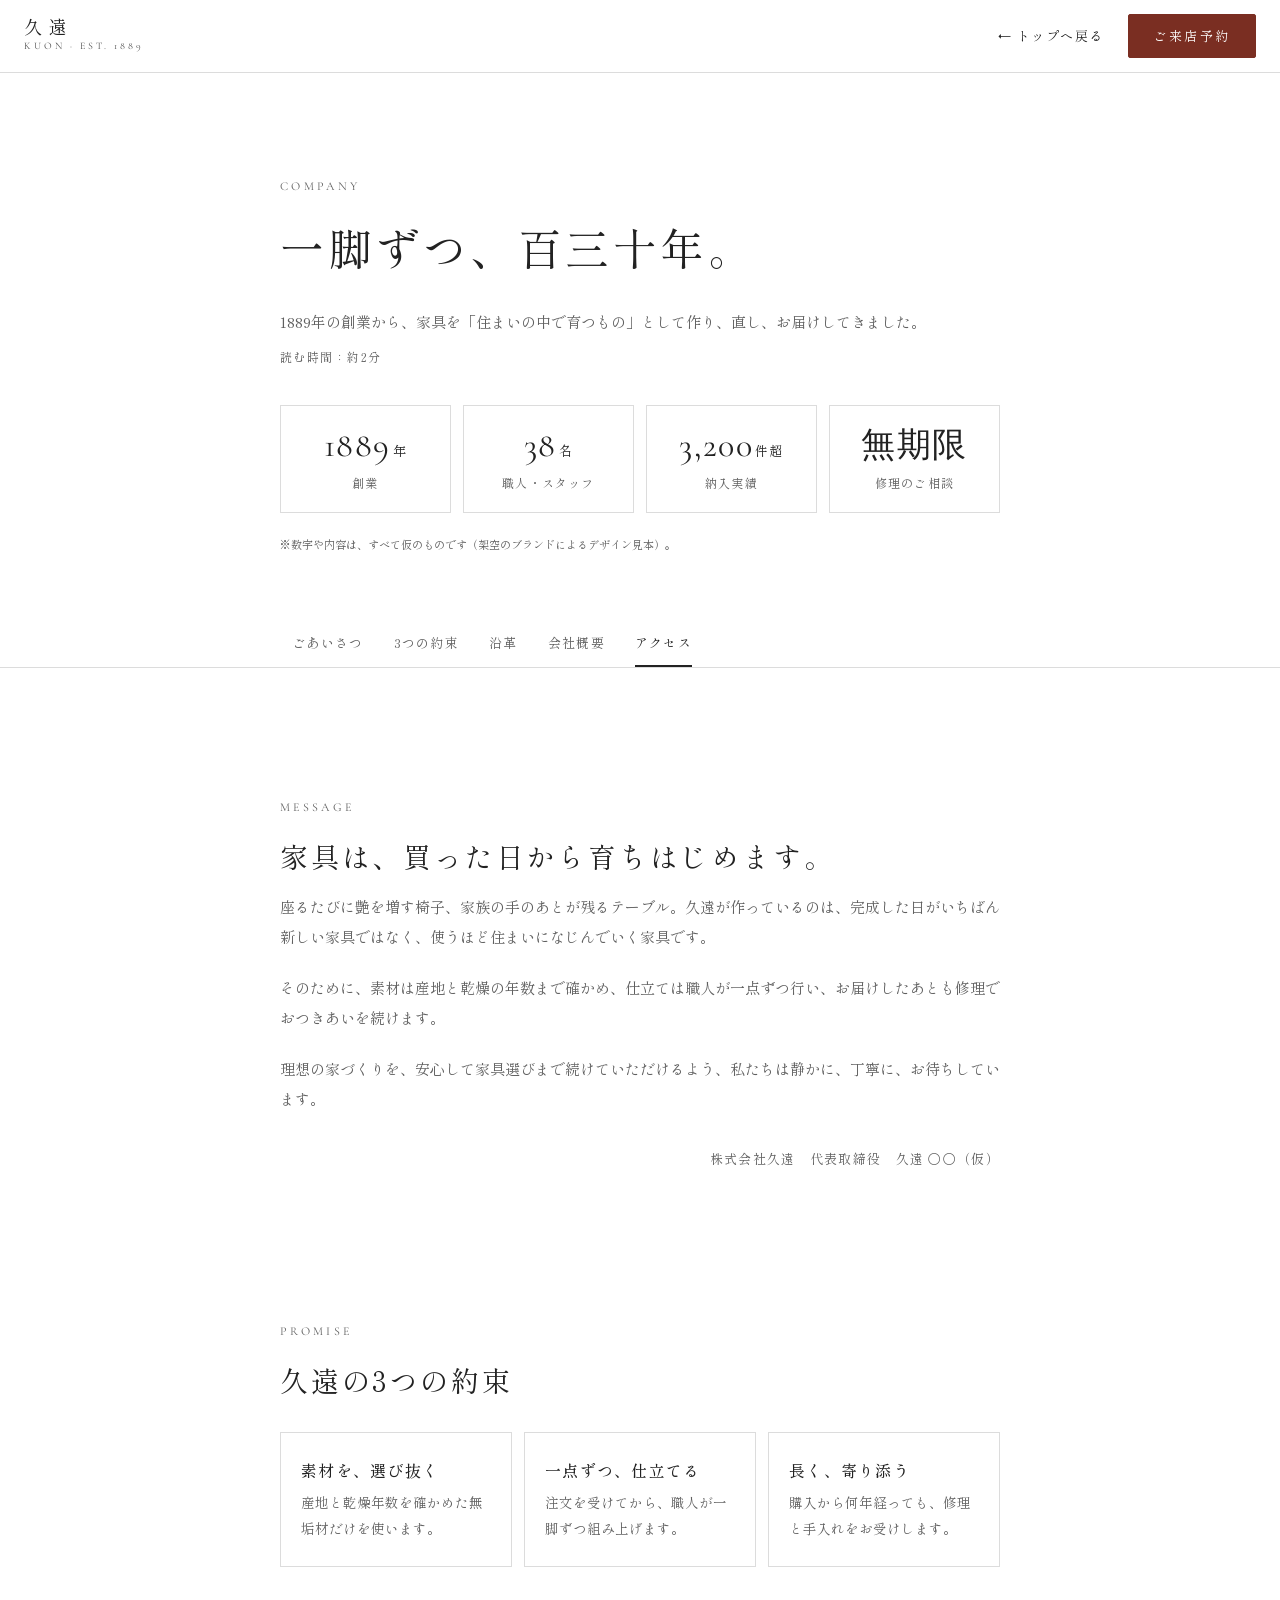
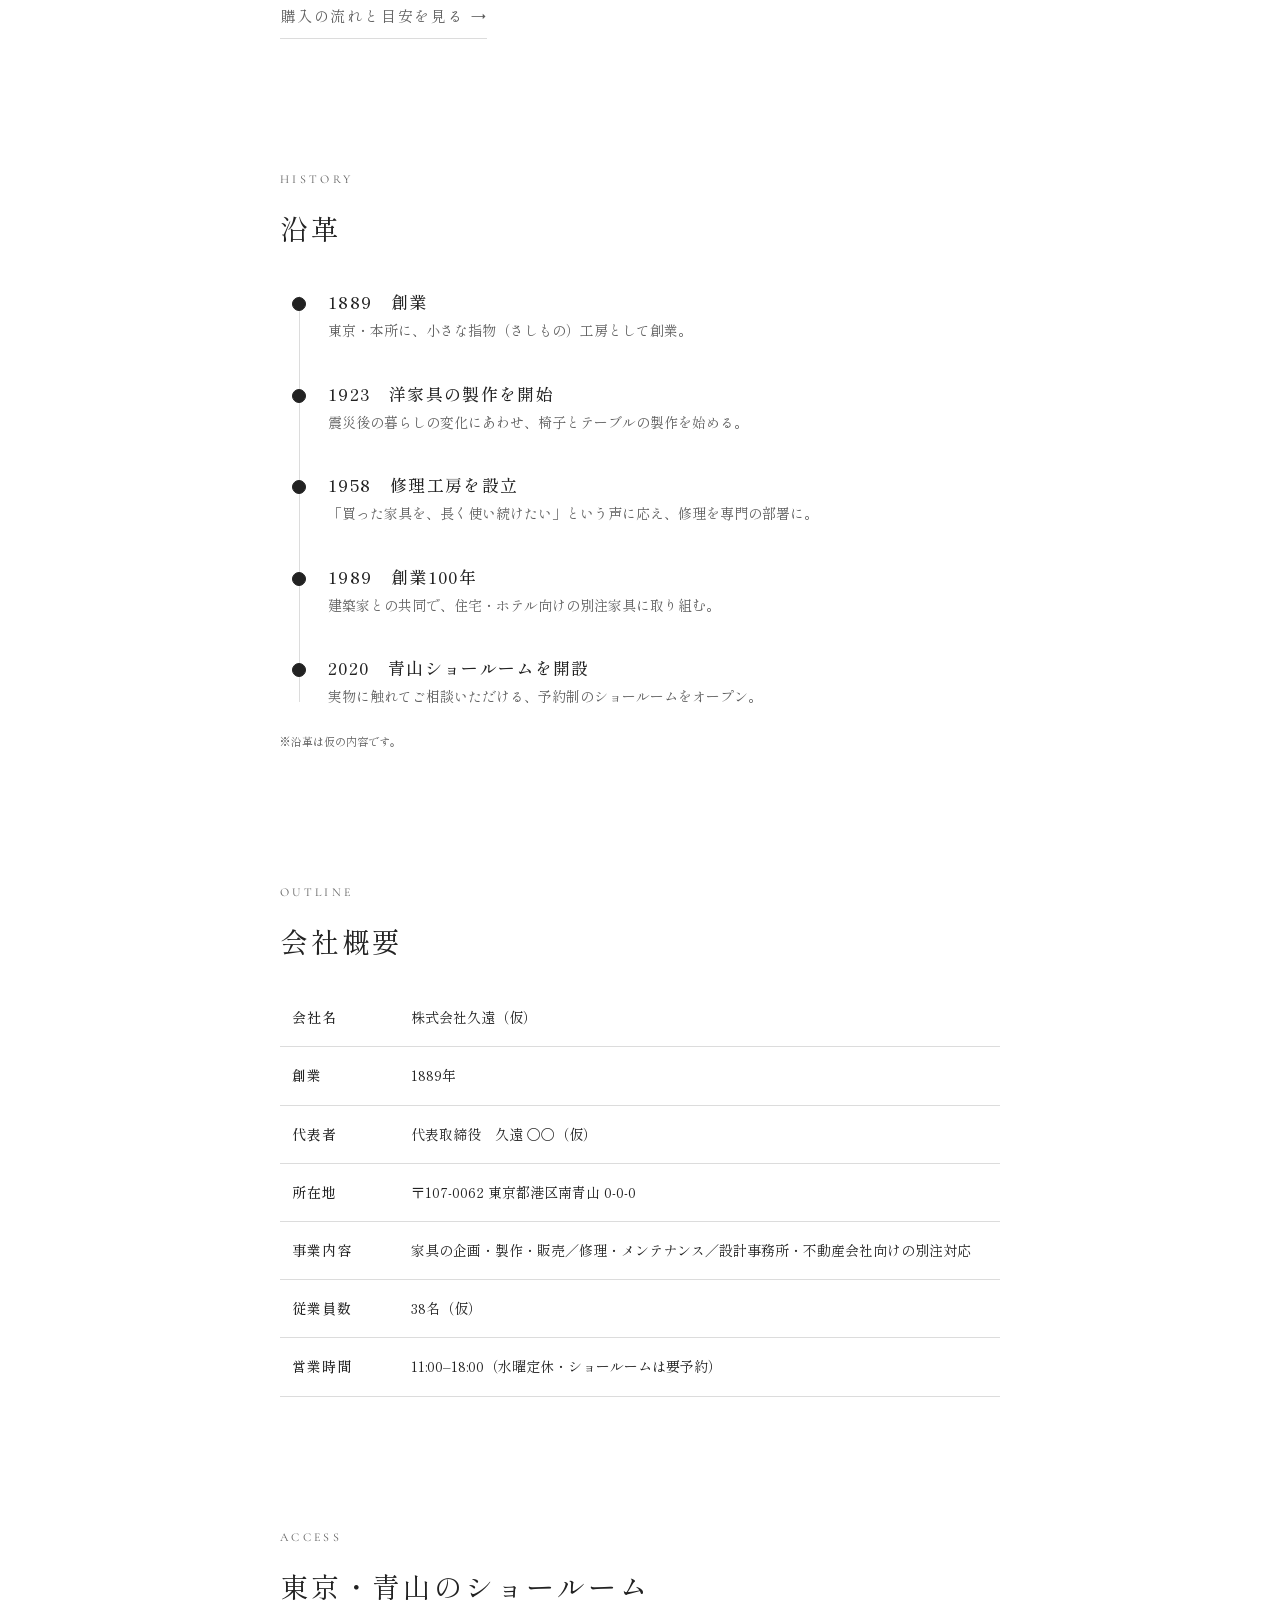
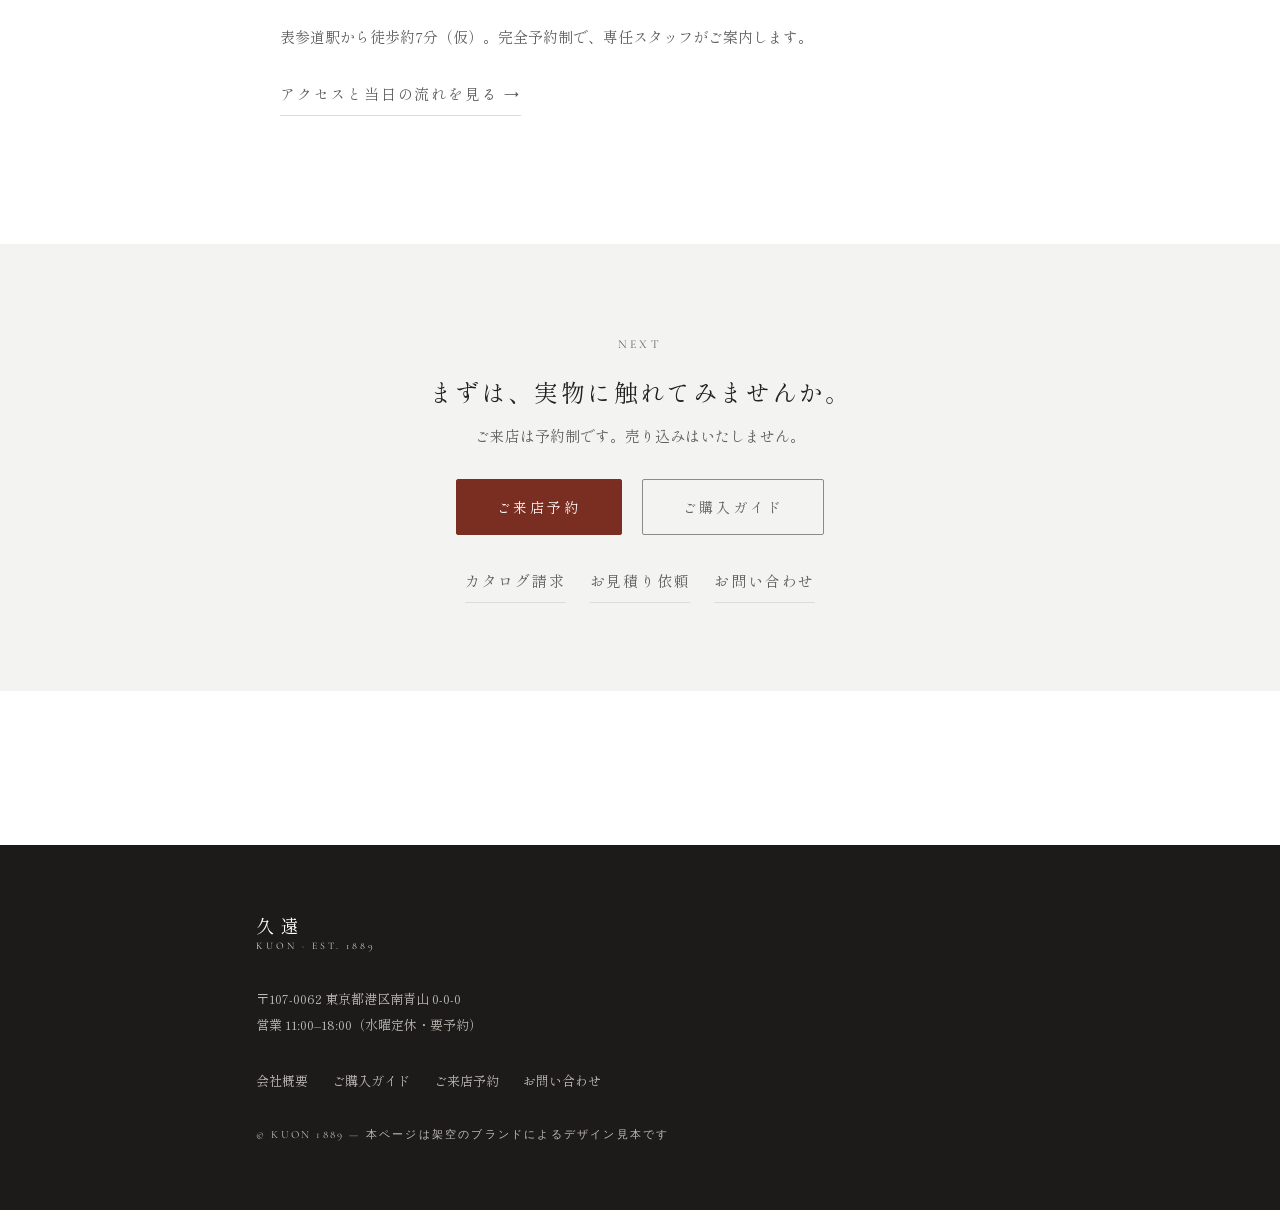
<file: company.html>
<!DOCTYPE html>
<html lang="ja">
<head>
<meta charset="utf-8">
<meta name="viewport" content="width=device-width, initial-scale=1, viewport-fit=cover">
<title>会社概要｜久遠 KUON</title>
<meta name="description" content="1889年創業、家具の製作・販売・修理。久遠の会社概要（仮）">
<script src="js/page-in.js"></script>
<link rel="stylesheet" href="css/sub.css">
</head>
<body>
<div id="rp" aria-hidden="true"></div>
<header class="sh">
  <a href="index.html" class="logo">久遠<small>KUON · EST. 1889</small></a>
  <div class="r"><a href="index.html" class="back">← トップへ戻る</a><a href="visit.html" class="btn nb">ご来店予約</a></div>
</header>

<main>
<section class="hero3"><div class="wrap">
  <p class="en">Company</p>
  <h1>一脚ずつ、百三十年。</h1>
  <p class="sub">1889年の創業から、家具を「住まいの中で育つもの」として作り、直し、お届けしてきました。</p>
  <p class="meta"><span>読む時間：約2分</span></p>
  <div class="facts" aria-label="久遠の数字（仮）">
    <div><b>1889<em>年</em></b><span>創業</span></div>
    <div><b>38<em>名</em></b><span>職人・スタッフ</span></div>
    <div><b>3,200<em>件超</em></b><span>納入実績</span></div>
    <div><b>無期限</b><span>修理のご相談</span></div>
  </div>
  <p class="draft">※数字や内容は、すべて仮のものです（架空のブランドによるデザイン見本）。</p>
</div></section>

<nav class="toc" aria-label="このページの目次"><div class="in">
  <a href="#message">ごあいさつ</a><a href="#promise">3つの約束</a><a href="#history">沿革</a><a href="#outline">会社概要</a><a href="#access">アクセス</a>
</div></nav>

<section class="sec" id="message"><div class="wrap rv">
  <p class="en">Message</p><h2>家具は、買った日から育ちはじめます。</h2>
  <div class="msg sub">
    <p>座るたびに艶を増す椅子、家族の手のあとが残るテーブル。久遠が作っているのは、完成した日がいちばん新しい家具ではなく、使うほど住まいになじんでいく家具です。</p>
    <p>そのために、素材は産地と乾燥の年数まで確かめ、仕立ては職人が一点ずつ行い、お届けしたあとも修理でおつきあいを続けます。</p>
    <p>理想の家づくりを、安心して家具選びまで続けていただけるよう、私たちは静かに、丁寧に、お待ちしています。</p>
    <p class="sign">株式会社久遠　代表取締役　久遠 〇〇（仮）</p>
  </div>
</div></section>

<section class="sec" id="promise"><div class="wrap rv">
  <p class="en">Promise</p><h2>久遠の3つの約束</h2>
  <div class="cards c3">
    <div><h3>素材を、選び抜く</h3><p>産地と乾燥年数を確かめた無垢材だけを使います。</p></div>
    <div><h3>一点ずつ、仕立てる</h3><p>注文を受けてから、職人が一脚ずつ組み上げます。</p></div>
    <div><h3>長く、寄り添う</h3><p>購入から何年経っても、修理と手入れをお受けします。</p></div>
  </div>
  <p style="margin-top:28px"><a href="guide.html" class="link">購入の流れと目安を見る →</a></p>
</div></section>

<section class="sec" id="history"><div class="wrap rv">
  <p class="en">History</p><h2>沿革</h2>
  <ol class="steps hist">
    <li><span class="n" aria-hidden="true"></span><h3>1889　創業</h3><p>東京・本所に、小さな指物（さしもの）工房として創業。</p></li>
    <li><span class="n" aria-hidden="true"></span><h3>1923　洋家具の製作を開始</h3><p>震災後の暮らしの変化にあわせ、椅子とテーブルの製作を始める。</p></li>
    <li><span class="n" aria-hidden="true"></span><h3>1958　修理工房を設立</h3><p>「買った家具を、長く使い続けたい」という声に応え、修理を専門の部署に。</p></li>
    <li><span class="n" aria-hidden="true"></span><h3>1989　創業100年</h3><p>建築家との共同で、住宅・ホテル向けの別注家具に取り組む。</p></li>
    <li><span class="n" aria-hidden="true"></span><h3>2020　青山ショールームを開設</h3><p>実物に触れてご相談いただける、予約制のショールームをオープン。</p></li>
  </ol>
  <p class="draft">※沿革は仮の内容です。</p>
</div></section>

<section class="sec" id="outline"><div class="wrap rv">
  <p class="en">Outline</p><h2>会社概要</h2>
  <table class="tbl stack">
    <tr><th>会社名</th><td>株式会社久遠（仮）</td></tr>
    <tr><th>創業</th><td>1889年</td></tr>
    <tr><th>代表者</th><td>代表取締役　久遠 〇〇（仮）</td></tr>
    <tr><th>所在地</th><td>〒107-0062 東京都港区南青山 0-0-0</td></tr>
    <tr><th>事業内容</th><td>家具の企画・製作・販売／修理・メンテナンス／設計事務所・不動産会社向けの別注対応</td></tr>
    <tr><th>従業員数</th><td>38名（仮）</td></tr>
    <tr><th>営業時間</th><td>11:00–18:00（水曜定休・ショールームは要予約）</td></tr>
  </table>
</div></section>

<section class="sec" id="access"><div class="wrap rv">
  <p class="en">Access</p><h2>東京・青山のショールーム</h2>
  <p class="sub">表参道駅から徒歩約7分（仮）。完全予約制で、専任スタッフがご案内します。</p>
  <p style="margin-top:20px"><a href="visit.html" class="link">アクセスと当日の流れを見る →</a></p>
</div></section>

<section class="next"><div class="wrap rv">
  <p class="en">Next</p>
  <h2>まずは、実物に触れてみませんか。</h2>
  <p class="sub">ご来店は予約制です。売り込みはいたしません。</p>
  <div class="btns"><a href="visit.html" class="btn f">ご来店予約</a><a href="guide.html" class="btn">ご購入ガイド</a></div>
  <p class="related"><a href="contact.html?type=catalog" class="link">カタログ請求</a><a href="contact.html?type=estimate" class="link">お見積り依頼</a><a href="contact.html" class="link">お問い合わせ</a></p>
</div></section>
</main>

<footer><div class="ft">
  <a href="index.html" class="logo">久遠<small>KUON · EST. 1889</small></a>
  <p>〒107-0062 東京都港区南青山 0-0-0<br>営業 11:00–18:00（水曜定休・要予約）</p>
  <div class="fl"><a href="company.html">会社概要</a><a href="guide.html">ご購入ガイド</a><a href="visit.html">ご来店予約</a><a href="contact.html">お問い合わせ</a></div>
  <p style="font-family:var(--en);letter-spacing:.2em;font-size:11px">© KUON 1889 — 本ページは架空のブランドによるデザイン見本です</p>
</div></footer>

<div id="sticky"><span class="t">実物に触れてご相談。<br>予約制・売り込みなし</span><a href="visit.html" class="btn f">ご来店予約</a></div>
<script src="js/sub.js"></script>
</body>
</html>
</file>
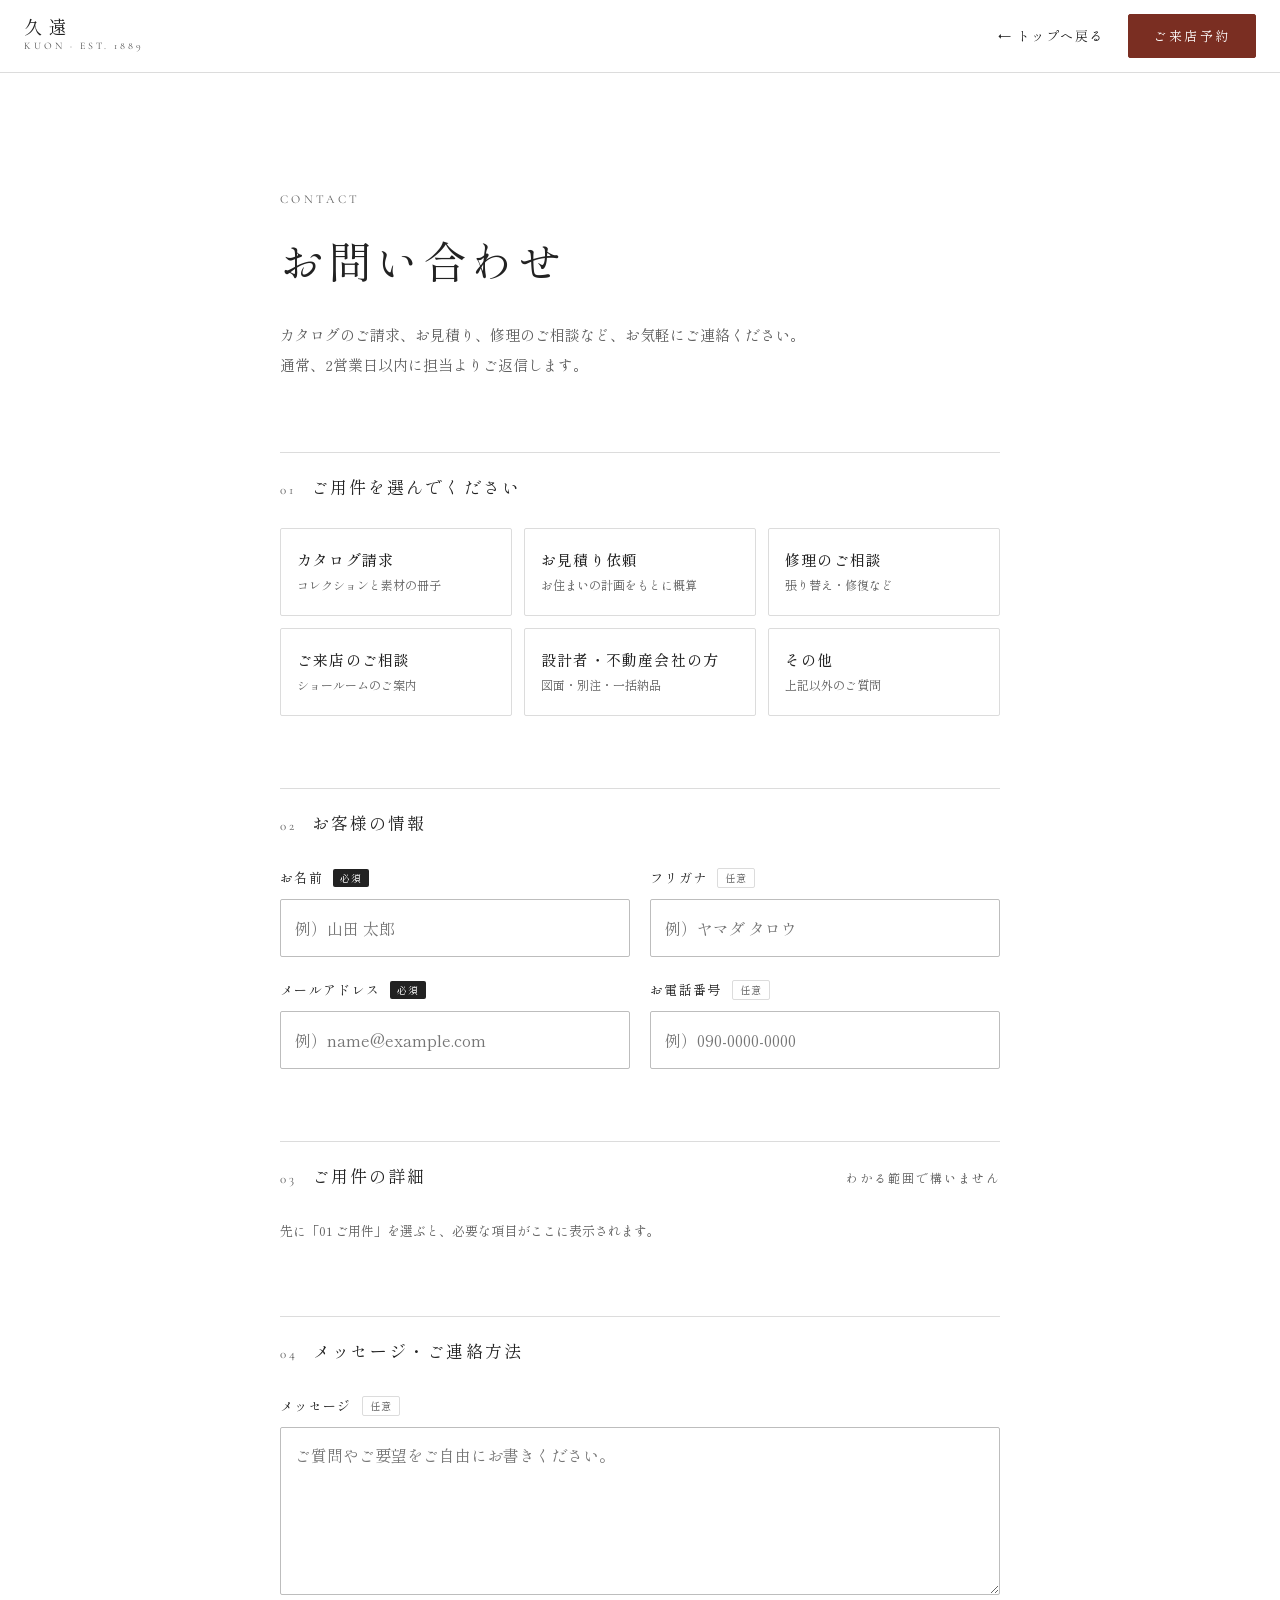
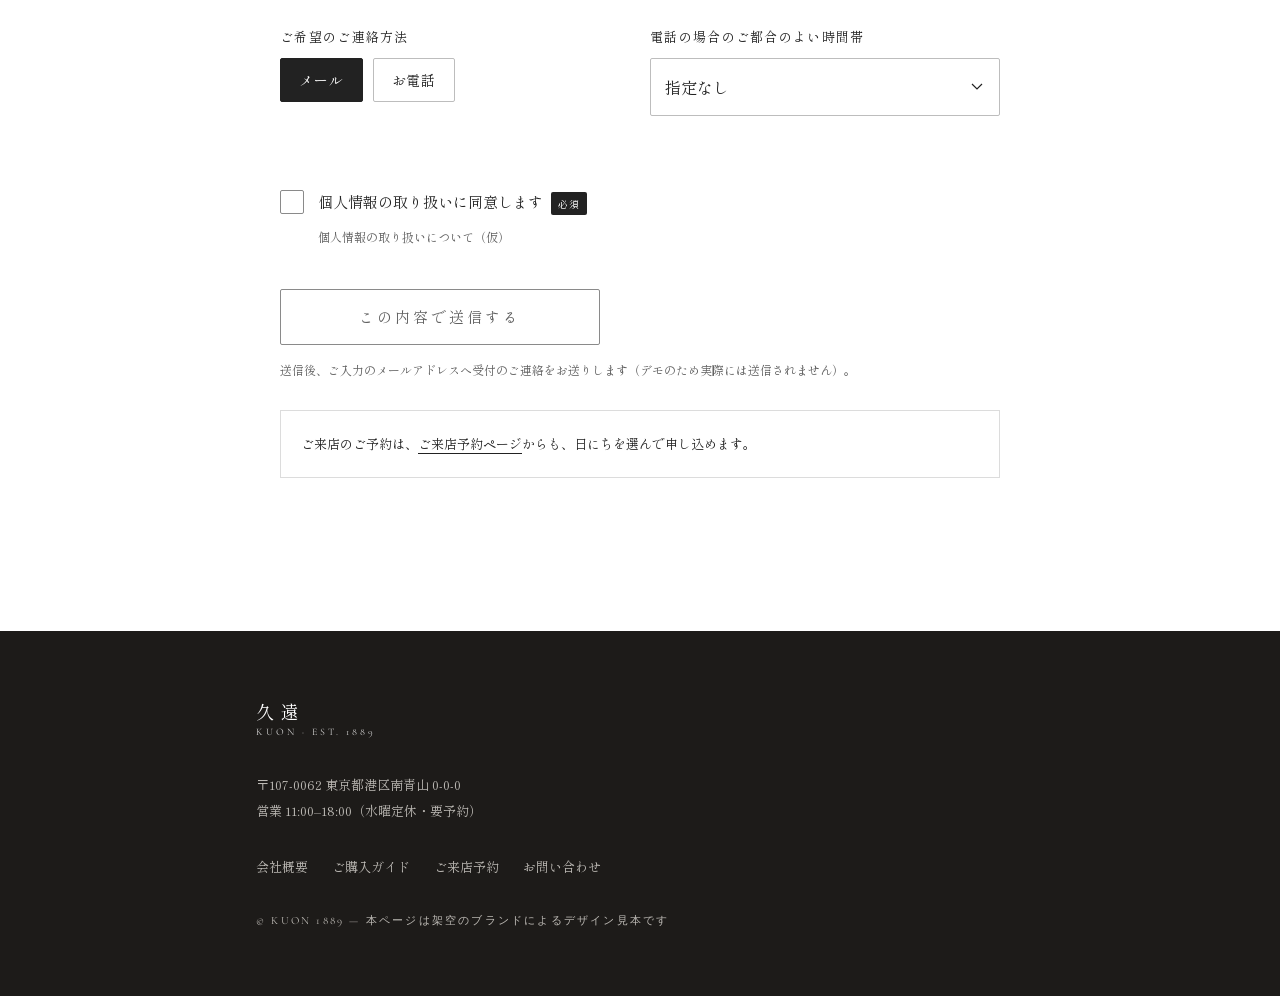
<file: contact.html>
<!DOCTYPE html>
<html lang="ja">
<head>
<meta charset="utf-8">
<meta name="viewport" content="width=device-width, initial-scale=1, viewport-fit=cover">
<title>お問い合わせ｜久遠 KUON</title>
<meta name="description" content="カタログ請求・お見積り依頼・修理のご相談など。久遠へのお問い合わせフォーム（デモ）">
<script src="js/page-in.js"></script>
<link rel="stylesheet" href="css/sub.css">
<link rel="stylesheet" href="css/contact.css">
</head>
<body>
<header class="sh">
  <a href="index.html" class="logo">久遠<small>KUON · EST. 1889</small></a>
  <div class="r"><a href="index.html" class="back">← トップへ戻る</a><a href="visit.html" class="btn nb">ご来店予約</a></div>
</header>

<main id="main">
<div id="formpage">
  <section class="hd"><div class="wrap">
    <p class="en">Contact</p>
    <h1>お問い合わせ</h1>
    <p class="sub">カタログのご請求、お見積り、修理のご相談など、お気軽にご連絡ください。<br>通常、2営業日以内に担当よりご返信します。</p>
  </div></section>

  <div class="wrap form-wrap">
  <form id="f" novalidate autocomplete="on">

    <fieldset aria-describedby="e-type">
      <legend class="st"><span>01</span>ご用件を選んでください</legend>
      <div class="types" role="radiogroup">
        <label class="tc"><input type="radio" name="type" value="catalog"><span><b>カタログ請求</b><small>コレクションと素材の冊子</small></span></label>
        <label class="tc"><input type="radio" name="type" value="estimate"><span><b>お見積り依頼</b><small>お住まいの計画をもとに概算</small></span></label>
        <label class="tc"><input type="radio" name="type" value="repair"><span><b>修理のご相談</b><small>張り替え・修復など</small></span></label>
        <label class="tc"><input type="radio" name="type" value="visit"><span><b>ご来店のご相談</b><small>ショールームのご案内</small></span></label>
        <label class="tc"><input type="radio" name="type" value="trade"><span><b>設計者・不動産会社の方</b><small>図面・別注・一括納品</small></span></label>
        <label class="tc"><input type="radio" name="type" value="other"><span><b>その他</b><small>上記以外のご質問</small></span></label>
      </div>
      <p class="em" id="e-type" role="alert">ご用件を1つ選んでください。</p>
    </fieldset>

    <fieldset>
      <legend class="st"><span>02</span>お客様の情報</legend>
      <div class="row two">
        <div class="fld" id="fl-name"><label for="name">お名前<span class="req">必須</span></label><input id="name" name="name" type="text" autocomplete="name" placeholder="例）山田 太郎" aria-describedby="e-name" required><p class="em" id="e-name" role="alert">お名前を入力してください。</p></div>
        <div class="fld"><label for="kana">フリガナ<span class="opt">任意</span></label><input id="kana" name="kana" type="text" placeholder="例）ヤマダ タロウ"></div>
      </div>
      <div class="row two" style="margin-top:20px">
        <div class="fld" id="fl-email"><label for="email">メールアドレス<span class="req">必須</span></label><input id="email" name="email" type="email" inputmode="email" autocomplete="email" placeholder="例）name@example.com" aria-describedby="e-email" required><p class="em" id="e-email" role="alert">メールアドレスを正しい形式で入力してください。</p></div>
        <div class="fld"><label for="tel">お電話番号<span class="opt">任意</span></label><input id="tel" name="tel" type="tel" inputmode="tel" autocomplete="tel" placeholder="例）090-0000-0000"></div>
      </div>
      <div class="cond" data-for="estimate trade"><div class="in"><div class="fld" style="margin-top:20px"><label for="company">会社名・屋号<span class="opt">任意</span></label><input id="company" name="company" type="text" autocomplete="organization" placeholder="例）○○設計事務所"></div></div></div>
    </fieldset>

    <fieldset>
      <legend class="st"><span>03</span>ご用件の詳細<small style="margin-left:auto;font-size:12px">わかる範囲で構いません</small></legend>

      <p class="sub" id="pick-first" style="font-size:13px">先に「01 ご用件」を選ぶと、必要な項目がここに表示されます。</p>

      <!-- カタログ請求 -->
      <div class="cond" data-for="catalog"><div class="in">
        <div class="grp"><p class="ttl">ご希望のカタログ</p>
          <div class="chips" style="margin-bottom:20px">
            <label class="chip"><input type="checkbox" name="cat" value="家具カタログ" checked><span>家具カタログ</span></label>
            <label class="chip"><input type="checkbox" name="cat" value="素材見本帳（布・革）"><span>素材見本帳（布・革）</span></label>
            <label class="chip"><input type="checkbox" name="cat" value="修理・メンテナンスのご案内"><span>修理・メンテナンスのご案内</span></label>
          </div>
        </div>
        <div class="grp"><p class="ttl">お届け先</p>
          <p class="note">ご住所をご入力いただくと、冊子を郵送でお届けします。空欄の場合は、PDF版をメールでお送りします。</p>
          <div class="row two">
            <div class="fld"><label for="zip">郵便番号<span class="opt">任意</span></label><input id="zip" name="zip" type="text" inputmode="numeric" autocomplete="postal-code" placeholder="例）107-0062"></div>
            <div class="fld"><label for="pref">都道府県<span class="opt">任意</span></label><select id="pref" name="pref" autocomplete="address-level1" data-pref><option value="">選択してください</option></select></div>
          </div>
          <div class="fld" style="margin-top:20px"><label for="addr">市区町村・番地<span class="opt">任意</span></label><input id="addr" name="addr" type="text" autocomplete="street-address" placeholder="例）港区南青山 0-0-0"></div>
          <div class="fld"><label for="bldg">建物名・部屋番号<span class="opt">任意</span></label><input id="bldg" name="bldg" type="text" autocomplete="address-line2"></div>
        </div>
      </div></div>

      <!-- お見積り依頼 -->
      <div class="cond" data-for="estimate"><div class="in">
        <div class="grp"><p class="ttl">お住まいの計画</p>
          <div class="row two">
            <div class="fld"><label for="stage">計画の段階<span class="opt">任意</span></label><select id="stage" name="stage"><option value="">選択してください</option><option>これから検討する</option><option>土地探し中</option><option>設計中</option><option>着工前</option><option>工事中</option><option>入居済み（買い替え・買い足し）</option></select></div>
            <div class="fld"><label for="when">家具が必要な時期<span class="opt">任意</span></label><select id="when" name="when"><option value="">選択してください</option><option>3か月以内</option><option>半年以内</option><option>1年以内</option><option>1年以上先</option><option>未定</option></select></div>
          </div>
          <div class="row two" style="margin-top:20px">
            <div class="fld"><label for="epref">設置場所（都道府県）<span class="opt">任意</span></label><select id="epref" name="epref" data-pref><option value="">選択してください</option></select></div>
            <div class="fld"><label for="budget">ご予算の目安<span class="opt">任意</span></label><select id="budget" name="budget"><option value="">選択してください</option><option>〜100万円</option><option>100〜300万円</option><option>300〜500万円</option><option>500万円以上</option><option>相談して決めたい</option></select></div>
          </div>
        </div>
        <div class="grp"><p class="ttl">ご検討中の家具（複数選択可）</p>
          <div class="chips" style="margin-bottom:20px">
            <label class="chip"><input type="checkbox" name="items" value="ダイニングテーブル"><span>ダイニングテーブル</span></label>
            <label class="chip"><input type="checkbox" name="items" value="チェア"><span>チェア</span></label>
            <label class="chip"><input type="checkbox" name="items" value="ソファ"><span>ソファ</span></label>
            <label class="chip"><input type="checkbox" name="items" value="ローテーブル"><span>ローテーブル</span></label>
            <label class="chip"><input type="checkbox" name="items" value="収納"><span>収納</span></label>
            <label class="chip"><input type="checkbox" name="items" value="ベッド"><span>ベッド</span></label>
            <label class="chip"><input type="checkbox" name="items" value="まだ決めていない"><span>まだ決めていない</span></label>
          </div>
          <div class="fld"><div class="lb">図面・間取り図<span class="opt">任意</span></div>
            <div class="file"><input id="plan" name="plan" type="file" accept="image/*,application/pdf" multiple><label class="pick" for="plan">ファイルを選ぶ</label><span class="names" id="plan-n">PDF・画像（あれば）</span></div></div>
        </div>
      </div></div>

      <!-- 修理 -->
      <div class="cond" data-for="repair"><div class="in">
        <div class="grp"><p class="ttl">修理したい家具</p>
          <div class="row two">
            <div class="fld"><label for="rname">家具の種類・品名<span class="opt">任意</span></label><input id="rname" name="rname" type="text" placeholder="例）ダイニングチェア"></div>
            <div class="fld"><label for="ryear">ご購入の時期<span class="opt">任意</span></label><input id="ryear" name="ryear" type="text" placeholder="例）2008年ごろ／わからない"></div>
          </div>
          <div class="fld" style="margin-top:20px"><div class="lb">状態のわかる写真<span class="opt">任意</span></div>
            <div class="file"><input id="rphoto" name="rphoto" type="file" accept="image/*" multiple><label class="pick" for="rphoto">写真を選ぶ</label><span class="names" id="rphoto-n">全体と傷みのある部分（あれば）</span></div>
            <small class="hint">写真があると、概算をスムーズにお知らせできます。</small></div>
        </div>
      </div></div>

      <!-- ご来店 -->
      <div class="cond" data-for="visit"><div class="in">
        <div class="grp"><p class="ttl">ご来店のご希望</p>
          <p class="note">ショールームはご予約制です。日にち・人数を選んで申し込むときは、<a href="visit.html" style="border-bottom:1px solid var(--ink)">ご来店予約ページ</a>が便利です。ここからのご相談も承ります。</p>
          <div class="row two">
            <div class="fld"><label for="d1">第1希望日<span class="opt">任意</span></label><div class="dp"><input id="d1" type="text" readonly data-date data-closed="3" data-max="180" placeholder="日にちを選ぶ"><svg class="ic" viewBox="0 0 24 24" aria-hidden="true"><rect x="3.5" y="5" width="17" height="15" rx="1" fill="none" stroke="currentColor" stroke-width="1.3"/><path d="M3.5 10h17M8 3v4M16 3v4" fill="none" stroke="currentColor" stroke-width="1.3" stroke-linecap="round"/></svg></div></div>
            <div class="fld"><label for="d2">第2希望日<span class="opt">任意</span></label><div class="dp"><input id="d2" type="text" readonly data-date data-closed="3" data-max="180" placeholder="日にちを選ぶ"><svg class="ic" viewBox="0 0 24 24" aria-hidden="true"><rect x="3.5" y="5" width="17" height="15" rx="1" fill="none" stroke="currentColor" stroke-width="1.3"/><path d="M3.5 10h17M8 3v4M16 3v4" fill="none" stroke="currentColor" stroke-width="1.3" stroke-linecap="round"/></svg></div></div>
          </div>
          <div class="row two" style="margin-top:20px">
            <div class="fld"><label for="slot">ご希望の時間帯<span class="opt">任意</span></label><select id="slot" name="slot"><option value="">選択してください</option><option>11:00〜13:00</option><option>13:00〜15:00</option><option>15:00〜17:00</option><option>どちらでも</option></select></div>
            <div class="fld"><label for="ppl">ご来店の人数<span class="opt">任意</span></label><select id="ppl" name="ppl"><option value="">選択してください</option><option>1名</option><option>2名</option><option>3名</option><option>4名以上</option></select></div>
          </div>
          <small style="display:block;margin-top:12px">営業 11:00–18:00／水曜定休（仮）</small>
        </div>
      </div></div>

      <!-- 設計者・不動産 -->
      <div class="cond" data-for="trade"><div class="in">
        <div class="grp"><p class="ttl">プロジェクトについて</p>
          <div class="row two">
            <div class="fld"><label for="biz">ご職種<span class="opt">任意</span></label><select id="biz" name="biz"><option value="">選択してください</option><option>設計事務所</option><option>工務店・ゼネコン</option><option>デベロッパー・不動産会社</option><option>ホテル・商業施設</option><option>インテリアコーディネーター</option><option>その他</option></select></div>
            <div class="fld"><label for="ptype">物件の種類<span class="opt">任意</span></label><select id="ptype" name="ptype"><option value="">選択してください</option><option>戸建住宅</option><option>集合住宅・レジデンス</option><option>ホテル・宿泊施設</option><option>店舗・オフィス</option><option>その他</option></select></div>
          </div>
          <div class="fld" style="margin-top:20px"><div class="lb">ご希望の資料（複数選択可）</div>
            <div class="chips">
              <label class="chip"><input type="checkbox" name="docs" value="BIM／CADデータ"><span>BIM／CADデータ</span></label>
              <label class="chip"><input type="checkbox" name="docs" value="別注仕様のご案内"><span>別注仕様のご案内</span></label>
              <label class="chip"><input type="checkbox" name="docs" value="一括納品のご案内"><span>一括納品のご案内</span></label>
            </div></div>
        </div>
      </div></div>
    </fieldset>

    <fieldset>
      <legend class="st"><span>04</span>メッセージ・ご連絡方法</legend>
      <div class="fld"><label for="msg">メッセージ<span class="opt">任意</span></label><textarea id="msg" name="msg" placeholder="ご質問やご要望をご自由にお書きください。"></textarea></div>
      <div class="row two" style="margin-top:20px">
        <div class="fld"><div class="lb" id="ct-l">ご希望のご連絡方法</div>
          <div class="chips" role="radiogroup" aria-labelledby="ct-l">
            <label class="chip"><input type="radio" name="contact" value="メール" checked><span>メール</span></label>
            <label class="chip"><input type="radio" name="contact" value="お電話"><span>お電話</span></label>
          </div></div>
        <div class="fld"><label for="ctime">電話の場合のご都合のよい時間帯</label><select id="ctime" name="ctime"><option value="">指定なし</option><option>午前（11:00〜13:00）</option><option>午後（13:00〜16:00）</option><option>夕方（16:00〜18:00）</option></select></div>
      </div>
    </fieldset>

    <div class="cons" id="cons">
      <label><input type="checkbox" id="agree" name="agree" aria-describedby="e-agree" required><span class="box"><svg viewBox="0 0 14 14" aria-hidden="true"><path d="M2 7.5l3.2 3L12 3.5" fill="none" stroke="#fff" stroke-width="1.6" stroke-linecap="round" stroke-linejoin="round"/></svg></span><span>個人情報の取り扱いに同意します<span class="req" style="margin-left:8px">必須</span></span></label>
      <details><summary>個人情報の取り扱いについて（仮）</summary><p>ご入力いただいた内容は、お問い合わせへの対応、カタログ等の発送、ご連絡のためにのみ使用し、ご本人の同意なく第三者へ提供することはありません。※本ページは架空のブランドによるデザイン見本のため、実際の運用文面ではありません。</p></details>
      <p class="em" id="e-agree" role="alert" style="margin-left:38px">同意にチェックを入れてください。</p>
    </div>

    <div class="submit">
      <button type="submit" class="btn" id="send">この内容で送信する</button>
      <small>送信後、ご入力のメールアドレスへ受付のご連絡をお送りします（デモのため実際には送信されません）。</small>
    </div>

    <p class="visit-link">ご来店のご予約は、<a href="visit.html">ご来店予約ページ</a>からも、日にちを選んで申し込めます。</p>
  </form>
  </div>
</div>

<section id="done" hidden aria-live="polite"><div class="wrap">
  <svg class="ck" viewBox="0 0 96 96" aria-hidden="true"><circle cx="48" cy="48" r="44" pathLength="1"/><path d="M28 50l14 14 27-30" pathLength="1"/></svg>
  <p class="en">Thank you</p>
  <h1 tabindex="-1" id="done-h">お問い合わせを受け付けました</h1>
  <p class="sub">担当より、2営業日以内にご連絡いたします。<br>お急ぎの場合は、お電話（0X-XXXX-XXXX／営業時間内）でも承ります。</p>
  <dl id="sum"></dl>
  <p class="demo">※このページは架空のブランドによるデザイン見本です。入力内容は送信・保存されません。</p>
  <div class="go"><a href="index.html" class="btn">トップへ戻る</a><a href="contact.html" class="link" id="again">別の内容で送る</a></div>
</div></section>
</main>

<footer><div class="ft">
  <a href="index.html" class="logo">久遠<small>KUON · EST. 1889</small></a>
  <p>〒107-0062 東京都港区南青山 0-0-0<br>営業 11:00–18:00（水曜定休・要予約）</p>
  <div class="fl"><a href="company.html">会社概要</a><a href="guide.html">ご購入ガイド</a><a href="visit.html">ご来店予約</a><a href="contact.html">お問い合わせ</a></div>
  <p style="font-family:var(--en);letter-spacing:.2em;font-size:11px">© KUON 1889 — 本ページは架空のブランドによるデザイン見本です</p>
</div></footer>

<script src="js/sub.js"></script>
<script src="js/contact.js"></script>
</body>
</html>
</file>
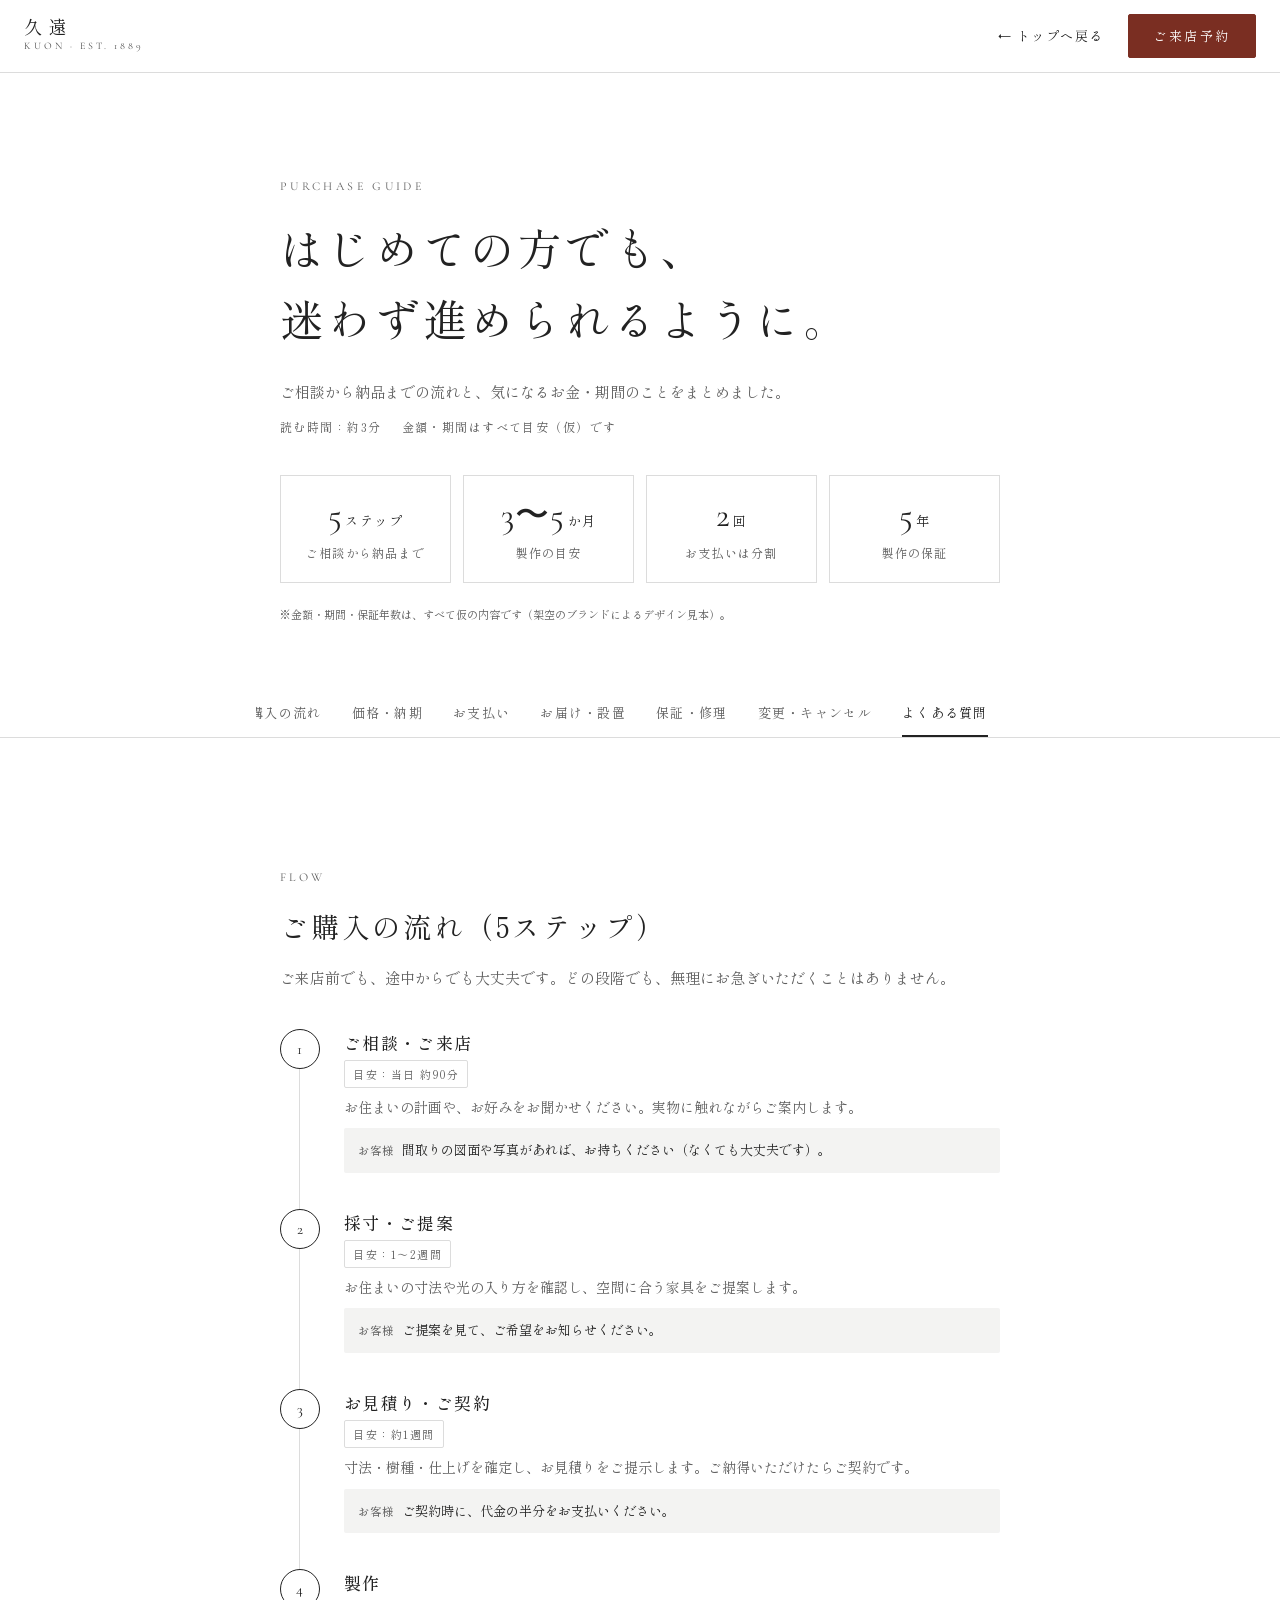
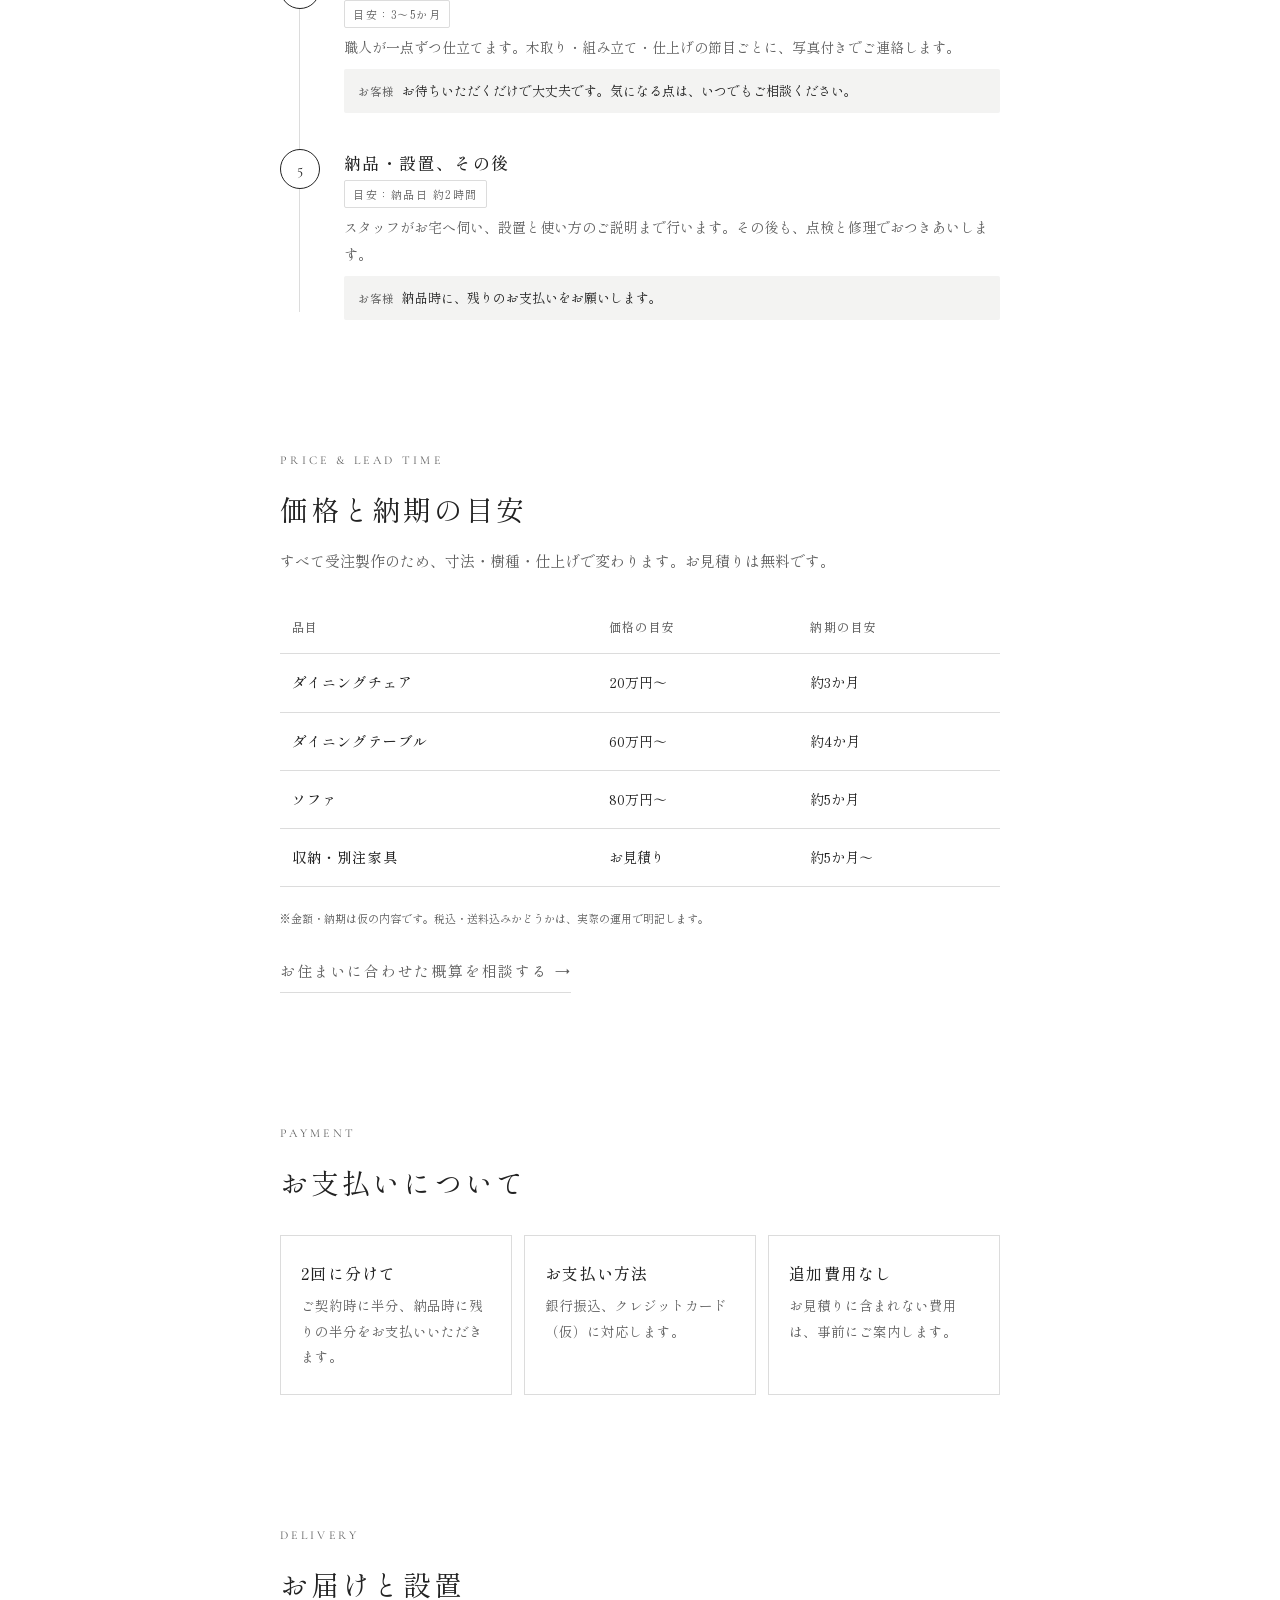
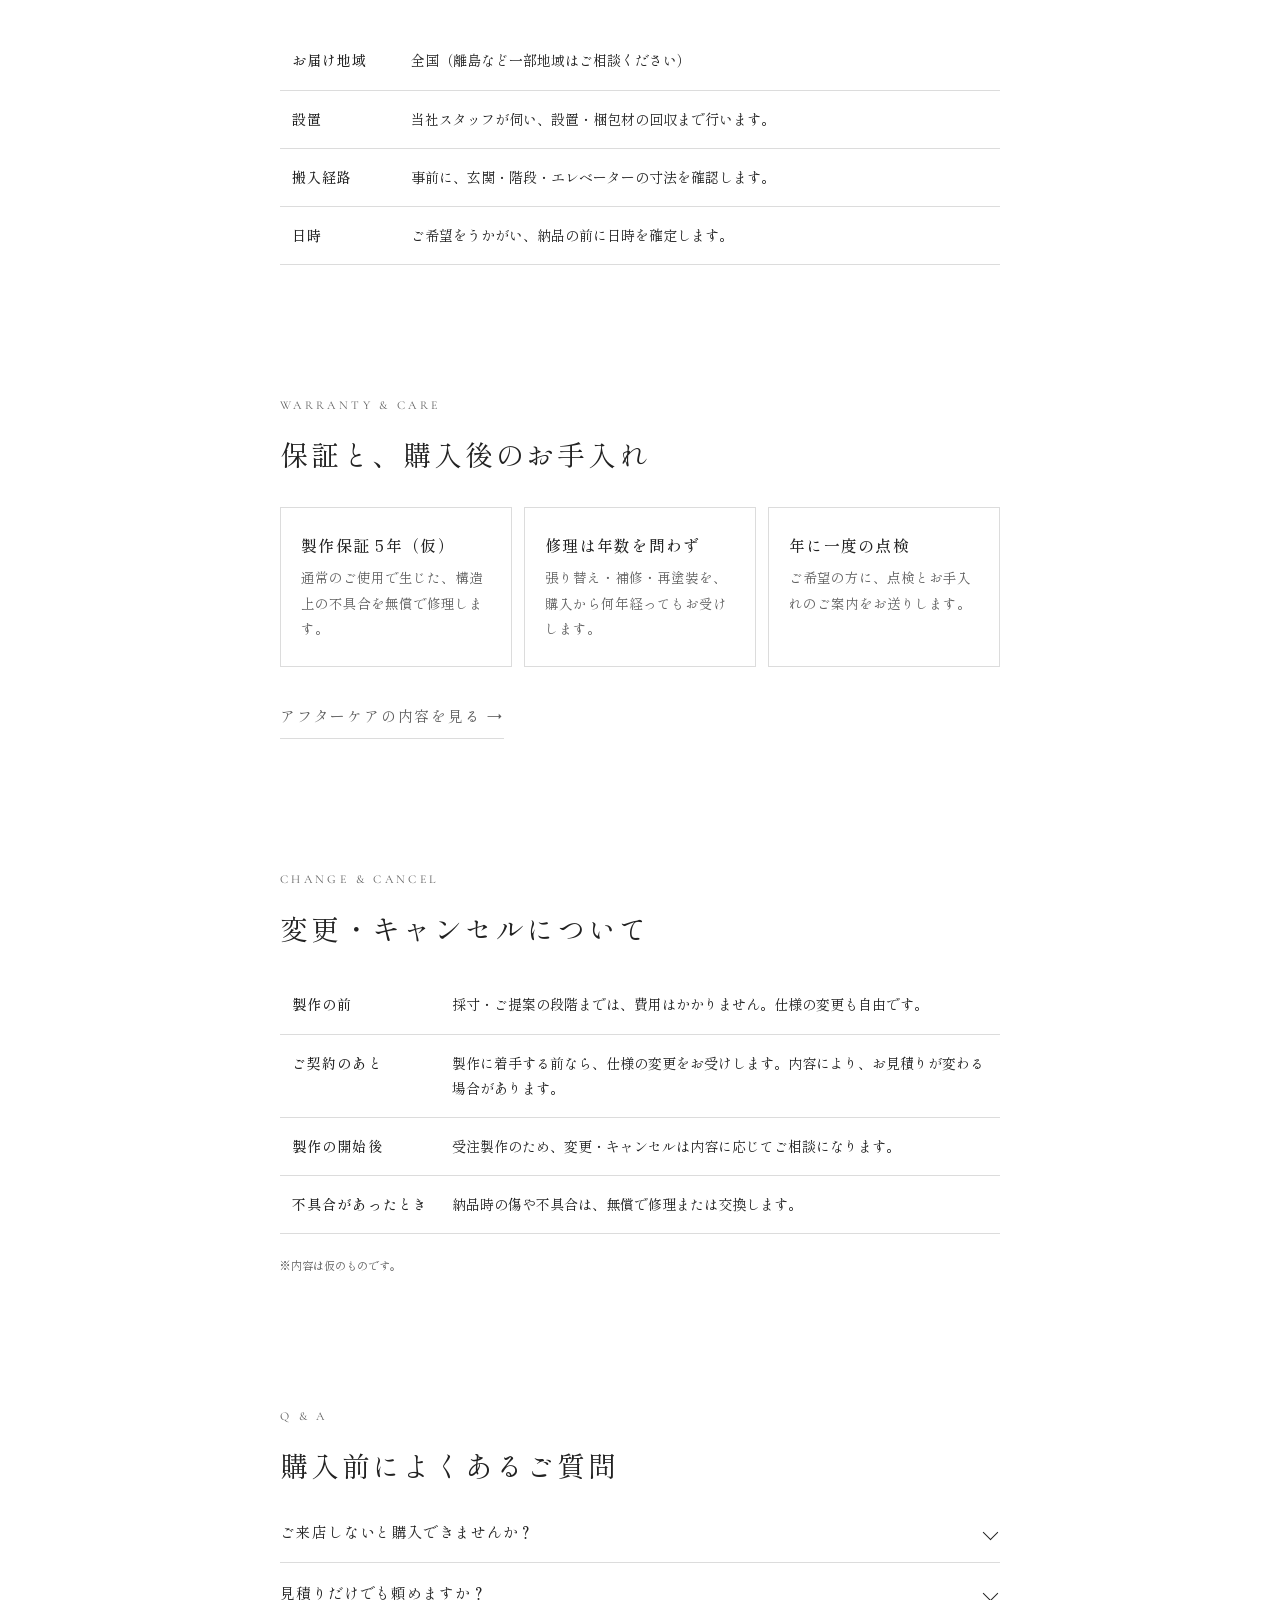
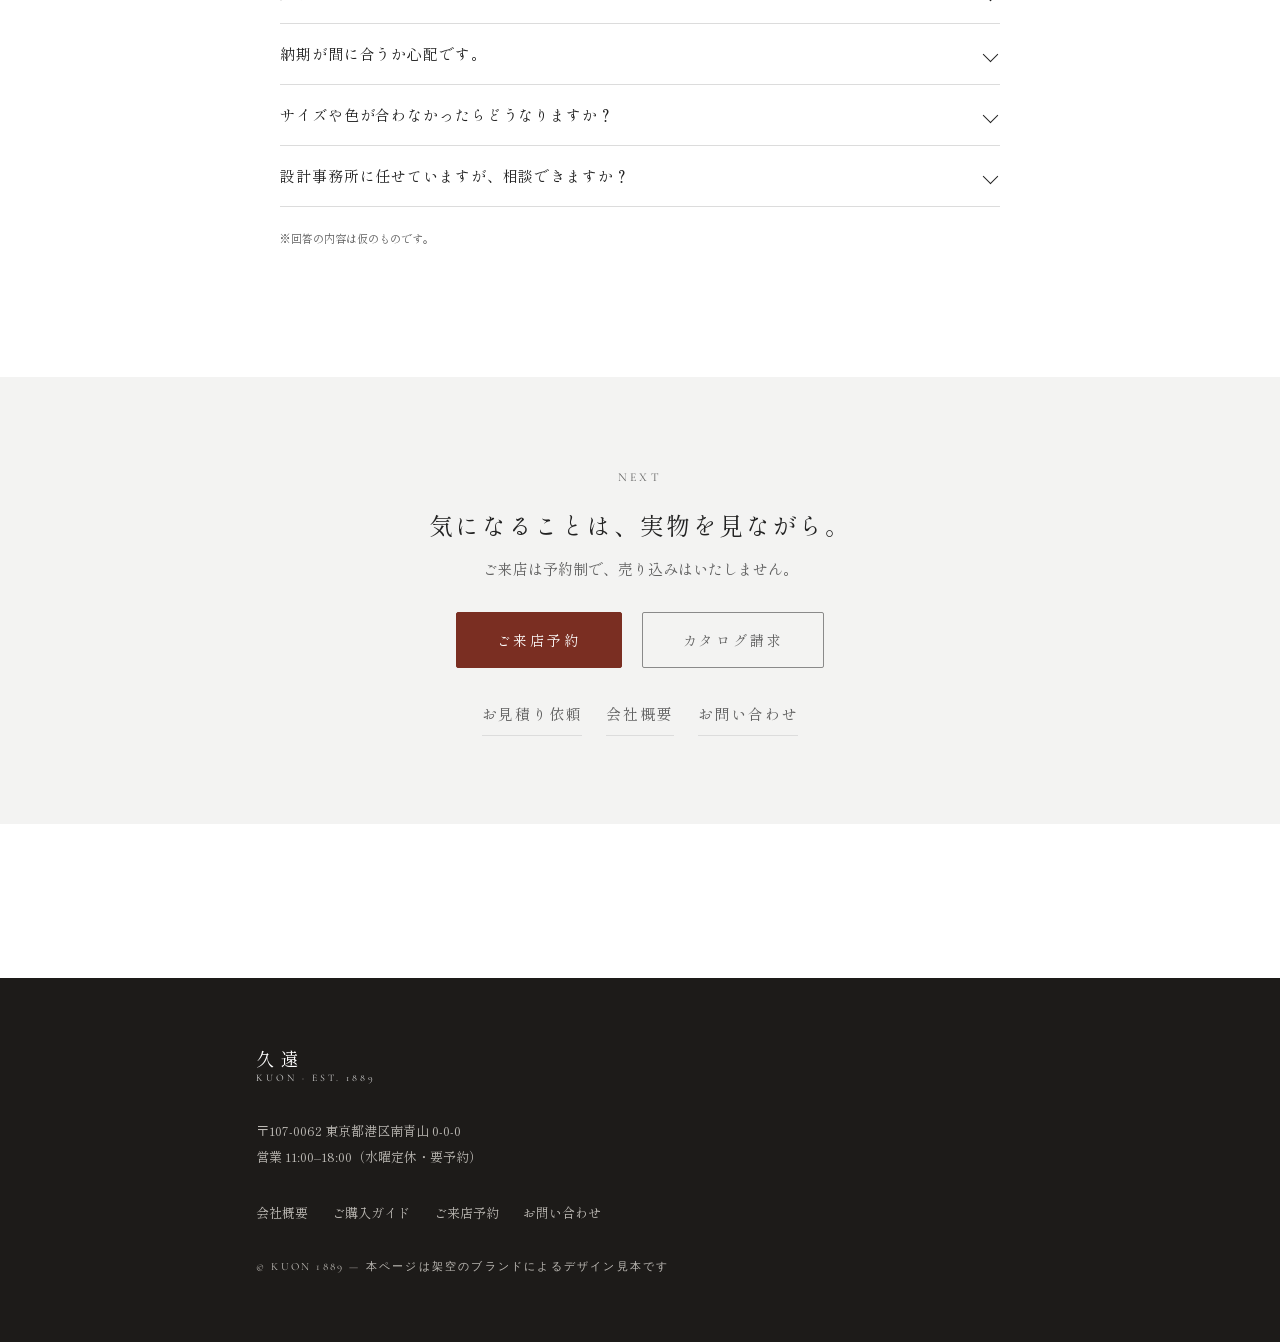
<file: guide.html>
<!DOCTYPE html>
<html lang="ja">
<head>
<meta charset="utf-8">
<meta name="viewport" content="width=device-width, initial-scale=1, viewport-fit=cover">
<title>ご購入ガイド｜久遠 KUON</title>
<meta name="description" content="ご相談から納品までの流れ、価格・納期の目安、お支払い、保証まで。久遠のご購入ガイド（仮）">
<script src="js/page-in.js"></script>
<link rel="stylesheet" href="css/sub.css">
</head>
<body>
<div id="rp" aria-hidden="true"></div>
<header class="sh">
  <a href="index.html" class="logo">久遠<small>KUON · EST. 1889</small></a>
  <div class="r"><a href="index.html" class="back">← トップへ戻る</a><a href="visit.html" class="btn nb">ご来店予約</a></div>
</header>

<main>
<section class="hero3"><div class="wrap">
  <p class="en">Purchase Guide</p>
  <h1>はじめての方でも、<br class="pc">迷わず進められるように。</h1>
  <p class="sub">ご相談から納品までの流れと、気になるお金・期間のことをまとめました。</p>
  <p class="meta"><span>読む時間：約3分</span><span>金額・期間はすべて目安（仮）です</span></p>
  <div class="facts" aria-label="ご購入の要点（仮）">
    <div><b>5<em>ステップ</em></b><span>ご相談から納品まで</span></div>
    <div><b>3〜5<em>か月</em></b><span>製作の目安</span></div>
    <div><b>2<em>回</em></b><span>お支払いは分割</span></div>
    <div><b>5<em>年</em></b><span>製作の保証</span></div>
  </div>
  <p class="draft">※金額・期間・保証年数は、すべて仮の内容です（架空のブランドによるデザイン見本）。</p>
</div></section>

<nav class="toc" aria-label="このページの目次"><div class="in">
  <a href="#flow">購入の流れ</a><a href="#price">価格・納期</a><a href="#pay">お支払い</a><a href="#delivery">お届け・設置</a><a href="#warranty">保証・修理</a><a href="#change">変更・キャンセル</a><a href="#faq">よくある質問</a>
</div></nav>

<section class="sec" id="flow"><div class="wrap rv">
  <p class="en">Flow</p><h2>ご購入の流れ（5ステップ）</h2>
  <p class="sub lead">ご来店前でも、途中からでも大丈夫です。どの段階でも、無理にお急ぎいただくことはありません。</p>
  <ol class="steps">
    <li><span class="n">1</span><h3>ご相談・ご来店</h3><span class="term">目安：当日 約90分</span><p>お住まいの計画や、お好みをお聞かせください。実物に触れながらご案内します。</p><p class="you"><b>お客様</b>間取りの図面や写真があれば、お持ちください（なくても大丈夫です）。</p></li>
    <li><span class="n">2</span><h3>採寸・ご提案</h3><span class="term">目安：1〜2週間</span><p>お住まいの寸法や光の入り方を確認し、空間に合う家具をご提案します。</p><p class="you"><b>お客様</b>ご提案を見て、ご希望をお知らせください。</p></li>
    <li><span class="n">3</span><h3>お見積り・ご契約</h3><span class="term">目安：約1週間</span><p>寸法・樹種・仕上げを確定し、お見積りをご提示します。ご納得いただけたらご契約です。</p><p class="you"><b>お客様</b>ご契約時に、代金の半分をお支払いください。</p></li>
    <li><span class="n">4</span><h3>製作</h3><span class="term">目安：3〜5か月</span><p>職人が一点ずつ仕立てます。木取り・組み立て・仕上げの節目ごとに、写真付きでご連絡します。</p><p class="you"><b>お客様</b>お待ちいただくだけで大丈夫です。気になる点は、いつでもご相談ください。</p></li>
    <li><span class="n">5</span><h3>納品・設置、その後</h3><span class="term">目安：納品日 約2時間</span><p>スタッフがお宅へ伺い、設置と使い方のご説明まで行います。その後も、点検と修理でおつきあいします。</p><p class="you"><b>お客様</b>納品時に、残りのお支払いをお願いします。</p></li>
  </ol>
</div></section>

<section class="sec" id="price"><div class="wrap rv">
  <p class="en">Price &amp; Lead time</p><h2>価格と納期の目安</h2>
  <p class="sub">すべて受注製作のため、寸法・樹種・仕上げで変わります。お見積りは無料です。</p>
  <table class="tbl">
    <thead><tr><th scope="col">品目</th><th scope="col">価格の目安</th><th scope="col">納期の目安</th></tr></thead>
    <tbody>
      <tr><th scope="row">ダイニングチェア</th><td>20万円〜</td><td>約3か月</td></tr>
      <tr><th scope="row">ダイニングテーブル</th><td>60万円〜</td><td>約4か月</td></tr>
      <tr><th scope="row">ソファ</th><td>80万円〜</td><td>約5か月</td></tr>
      <tr><th scope="row">収納・別注家具</th><td>お見積り</td><td>約5か月〜</td></tr>
    </tbody>
  </table>
  <p class="draft">※金額・納期は仮の内容です。税込・送料込みかどうかは、実際の運用で明記します。</p>
  <p style="margin-top:20px"><a href="contact.html?type=estimate" class="link">お住まいに合わせた概算を相談する →</a></p>
</div></section>

<section class="sec" id="pay"><div class="wrap rv">
  <p class="en">Payment</p><h2>お支払いについて</h2>
  <div class="cards c3">
    <div><h3>2回に分けて</h3><p>ご契約時に半分、納品時に残りの半分をお支払いいただきます。</p></div>
    <div><h3>お支払い方法</h3><p>銀行振込、クレジットカード（仮）に対応します。</p></div>
    <div><h3>追加費用なし</h3><p>お見積りに含まれない費用は、事前にご案内します。</p></div>
  </div>
</div></section>

<section class="sec" id="delivery"><div class="wrap rv">
  <p class="en">Delivery</p><h2>お届けと設置</h2>
  <table class="tbl stack">
    <tr><th>お届け地域</th><td>全国（離島など一部地域はご相談ください）</td></tr>
    <tr><th>設置</th><td>当社スタッフが伺い、設置・梱包材の回収まで行います。</td></tr>
    <tr><th>搬入経路</th><td>事前に、玄関・階段・エレベーターの寸法を確認します。</td></tr>
    <tr><th>日時</th><td>ご希望をうかがい、納品の前に日時を確定します。</td></tr>
  </table>
</div></section>

<section class="sec" id="warranty"><div class="wrap rv">
  <p class="en">Warranty &amp; Care</p><h2>保証と、購入後のお手入れ</h2>
  <div class="cards c3">
    <div><h3>製作保証 5年（仮）</h3><p>通常のご使用で生じた、構造上の不具合を無償で修理します。</p></div>
    <div><h3>修理は年数を問わず</h3><p>張り替え・補修・再塗装を、購入から何年経ってもお受けします。</p></div>
    <div><h3>年に一度の点検</h3><p>ご希望の方に、点検とお手入れのご案内をお送りします。</p></div>
  </div>
  <p style="margin-top:28px"><a href="index.html#care" class="link">アフターケアの内容を見る →</a></p>
</div></section>

<section class="sec" id="change"><div class="wrap rv">
  <p class="en">Change &amp; Cancel</p><h2>変更・キャンセルについて</h2>
  <table class="tbl stack">
    <tr><th>製作の前</th><td>採寸・ご提案の段階までは、費用はかかりません。仕様の変更も自由です。</td></tr>
    <tr><th>ご契約のあと</th><td>製作に着手する前なら、仕様の変更をお受けします。内容により、お見積りが変わる場合があります。</td></tr>
    <tr><th>製作の開始後</th><td>受注製作のため、変更・キャンセルは内容に応じてご相談になります。</td></tr>
    <tr><th>不具合があったとき</th><td>納品時の傷や不具合は、無償で修理または交換します。</td></tr>
  </table>
  <p class="draft">※内容は仮のものです。</p>
</div></section>

<section class="sec" id="faq"><div class="wrap rv">
  <p class="en">Q &amp; A</p><h2>購入前によくあるご質問</h2>
  <div>
    <div class="faq-item"><button class="faq-q" type="button" aria-expanded="false" aria-controls="g1" id="q1">ご来店しないと購入できませんか？</button><div class="faq-a" id="g1" role="region" aria-labelledby="q1"><div><p>いいえ。カタログのご請求やオンラインでのご相談から、お見積りまで進められます。実物をご覧になりたい場合に、ご来店をおすすめしています。</p></div></div></div>
    <div class="faq-item"><button class="faq-q" type="button" aria-expanded="false" aria-controls="g2" id="q2">見積りだけでも頼めますか？</button><div class="faq-a" id="g2" role="region" aria-labelledby="q2"><div><p>もちろんです。お見積りは無料で、ご依頼いただいても購入の義務はありません。</p></div></div></div>
    <div class="faq-item"><button class="faq-q" type="button" aria-expanded="false" aria-controls="g3" id="q3">納期が間に合うか心配です。</button><div class="faq-a" id="g3" role="region" aria-labelledby="q3"><div><p>お住まいの入居日をうかがい、逆算してご提案します。間に合わない場合は、仮の家具のご案内など、代わりの方法をご相談します。</p></div></div></div>
    <div class="faq-item"><button class="faq-q" type="button" aria-expanded="false" aria-controls="g4" id="q4">サイズや色が合わなかったらどうなりますか？</button><div class="faq-a" id="g4" role="region" aria-labelledby="q4"><div><p>製作の前に、寸法と素材見本を何度でも確認します。製作開始前であれば、仕様の変更をお受けします。</p></div></div></div>
    <div class="faq-item"><button class="faq-q" type="button" aria-expanded="false" aria-controls="g5" id="q5">設計事務所に任せていますが、相談できますか？</button><div class="faq-a" id="g5" role="region" aria-labelledby="q5"><div><p>設計者の方と直接やり取りすることも可能です。図面をいただければ、寸法の調整や別注のご提案をいたします。</p></div></div></div>
  </div>
  <p class="draft">※回答の内容は仮のものです。</p>
</div></section>

<section class="next"><div class="wrap rv">
  <p class="en">Next</p>
  <h2>気になることは、実物を見ながら。</h2>
  <p class="sub">ご来店は予約制で、売り込みはいたしません。</p>
  <div class="btns"><a href="visit.html" class="btn f">ご来店予約</a><a href="contact.html?type=catalog" class="btn">カタログ請求</a></div>
  <p class="related"><a href="contact.html?type=estimate" class="link">お見積り依頼</a><a href="company.html" class="link">会社概要</a><a href="contact.html" class="link">お問い合わせ</a></p>
</div></section>
</main>

<footer><div class="ft">
  <a href="index.html" class="logo">久遠<small>KUON · EST. 1889</small></a>
  <p>〒107-0062 東京都港区南青山 0-0-0<br>営業 11:00–18:00（水曜定休・要予約）</p>
  <div class="fl"><a href="company.html">会社概要</a><a href="guide.html">ご購入ガイド</a><a href="visit.html">ご来店予約</a><a href="contact.html">お問い合わせ</a></div>
  <p style="font-family:var(--en);letter-spacing:.2em;font-size:11px">© KUON 1889 — 本ページは架空のブランドによるデザイン見本です</p>
</div></footer>

<div id="sticky"><span class="t">実物に触れてご相談。<br>予約制・売り込みなし</span><a href="visit.html" class="btn f">ご来店予約</a></div>
<script src="js/sub.js"></script>
</body>
</html>
</file>
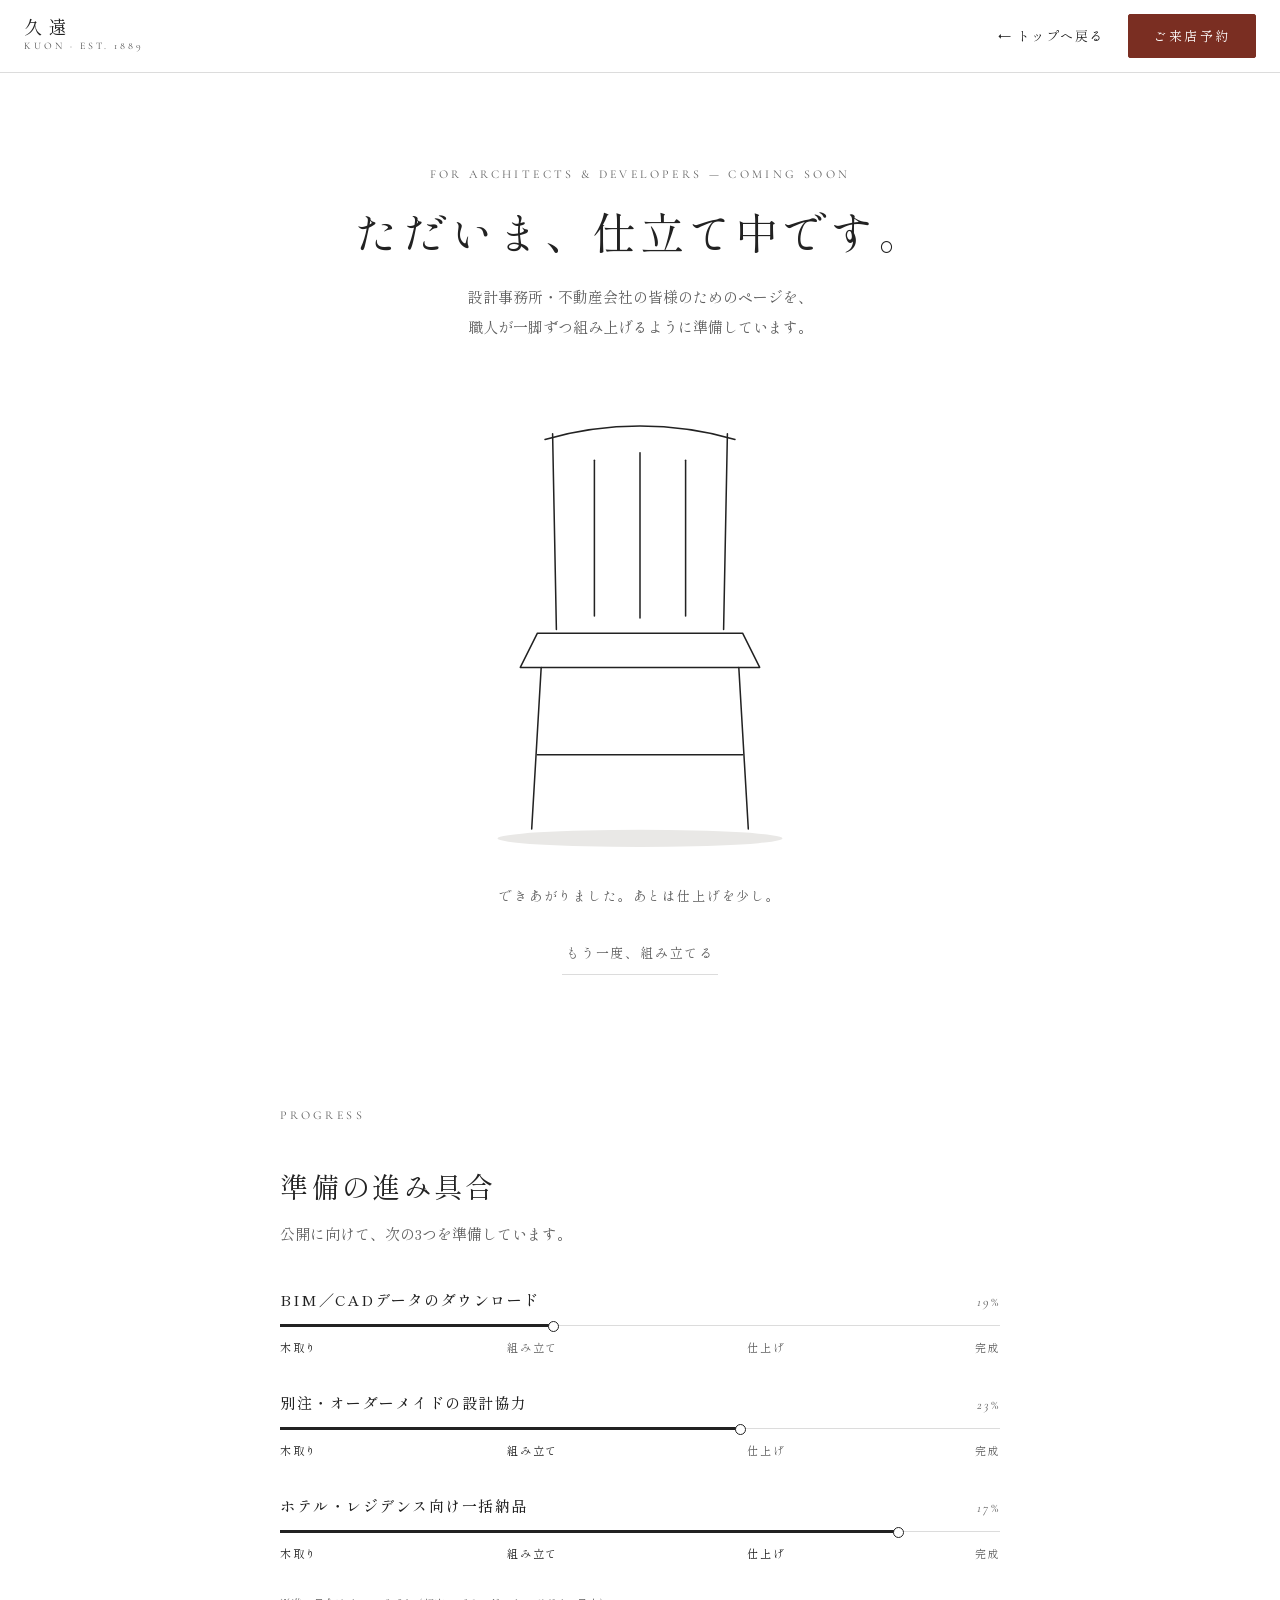
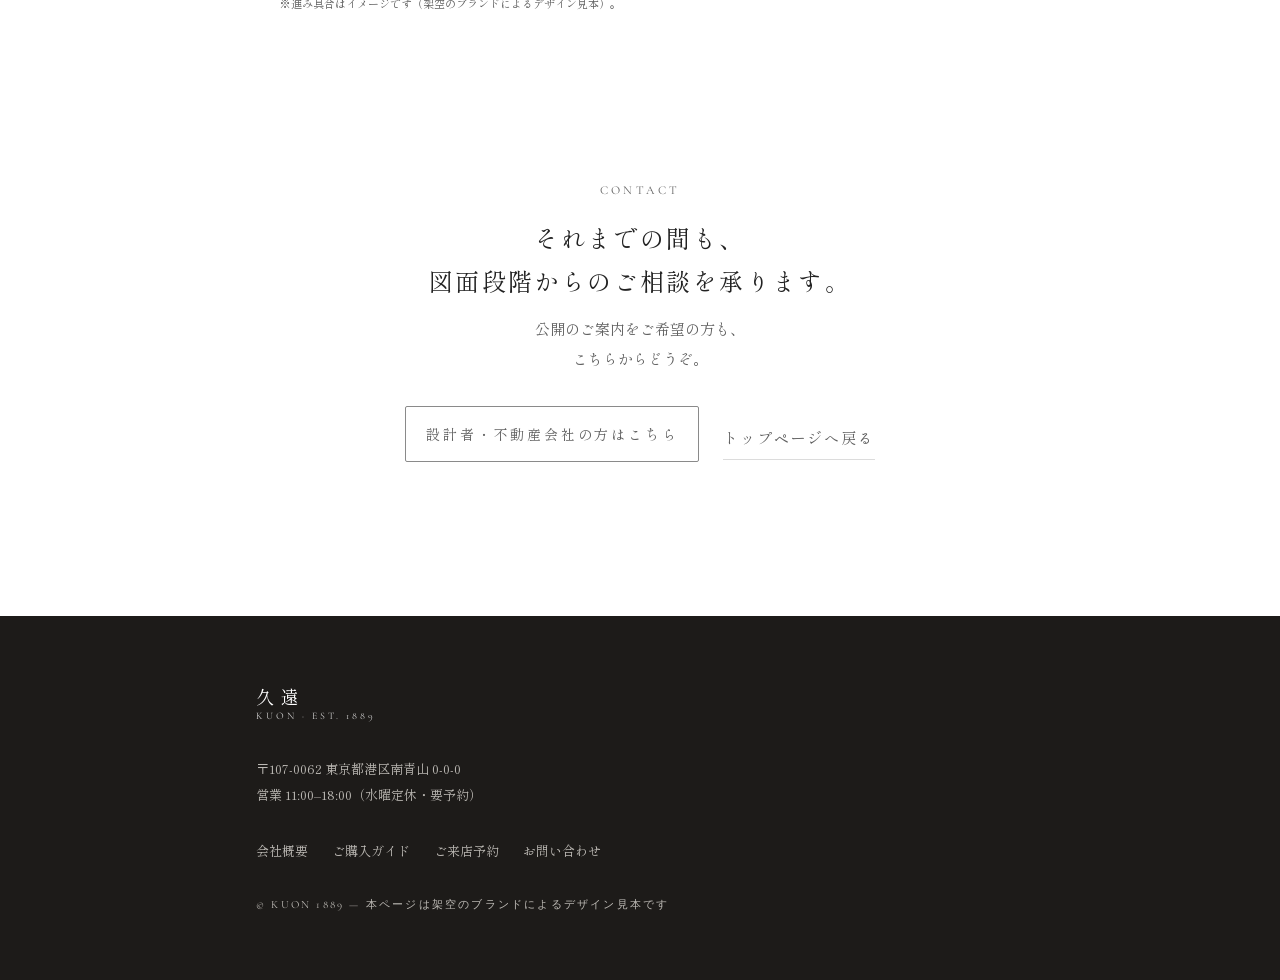
<file: trade.html>
<!DOCTYPE html>
<html lang="ja">
<head>
<meta charset="utf-8">
<meta name="viewport" content="width=device-width, initial-scale=1, viewport-fit=cover">
<title>設計者・不動産会社の皆様へ（準備中）｜久遠 KUON</title>
<meta name="description" content="設計事務所・不動産会社の皆様向けページは、ただいま仕立て中です。">
<script src="js/page-in.js"></script>
<link rel="stylesheet" href="css/sub.css">
<link rel="stylesheet" href="css/trade.css">
</head>
<body>
<header class="sh">
  <a href="index.html" class="logo">久遠<small>KUON · EST. 1889</small></a>
  <div class="r"><a href="index.html" class="back">← トップへ戻る</a><a href="visit.html" class="btn nb">ご来店予約</a></div>
</header>

<main>
<section class="hero2"><div class="wrap">
  <p class="en">For Architects &amp; Developers — Coming Soon</p>
  <h1>ただいま、仕立て中です。</h1>
  <p class="sub">設計事務所・不動産会社の皆様のためのページを、<br class="pc">職人が一脚ずつ組み上げるように準備しています。</p>
</div>

<div class="stage" id="stage" tabindex="0" role="img" aria-label="椅子が部品から組み上がるアニメーション。ホバーまたはタップで分解図になります。">
  <svg viewBox="0 0 400 500" class="chair" aria-hidden="true">
    <ellipse class="shadow" cx="200" cy="472" rx="150" ry="9"/>
    <g class="p">
      <!-- 脚（前2本） -->
      <g class="part" style="--i:0;--dx:-70px;--dy:120px;--r:-14deg;--ex:-14px;--ey:20px"><path pathLength="1" d="M96 292 L86 462"/></g>
      <g class="part" style="--i:1;--dx:70px;--dy:120px;--r:14deg;--ex:14px;--ey:20px"><path pathLength="1" d="M304 292 L314 462"/></g>
      <!-- 貫（脚をつなぐ横木） -->
      <g class="part" style="--i:2;--dx:0px;--dy:150px;--r:6deg;--ex:0px;--ey:28px"><path pathLength="1" d="M92 384 L308 384"/></g>
      <!-- 座面 -->
      <g class="part" style="--i:3;--dx:0px;--dy:-130px;--r:-8deg;--ex:0px;--ey:6px"><path pathLength="1" d="M92 256 L308 256 L326 292 L74 292 Z"/></g>
      <!-- 背の支柱（2本） -->
      <g class="part" style="--i:4;--dx:-90px;--dy:-110px;--r:-20deg;--ex:-16px;--ey:-14px"><path pathLength="1" d="M112 252 L108 46"/></g>
      <g class="part" style="--i:5;--dx:90px;--dy:-110px;--r:20deg;--ex:16px;--ey:-14px"><path pathLength="1" d="M288 252 L292 46"/></g>
      <!-- 笠木（背の上の横木） -->
      <g class="part" style="--i:6;--dx:0px;--dy:-150px;--r:10deg;--ex:0px;--ey:-30px"><path pathLength="1" d="M100 52 Q200 24 300 52"/></g>
      <!-- 背板（3枚） -->
      <g class="part" style="--i:7;--dx:-50px;--dy:-100px;--r:-30deg;--ex:-6px;--ey:-18px"><path pathLength="1" d="M152 74 L152 238"/></g>
      <g class="part" style="--i:8;--dx:0px;--dy:-120px;--r:18deg;--ex:0px;--ey:-22px"><path pathLength="1" d="M200 66 L200 240"/></g>
      <g class="part" style="--i:9;--dx:50px;--dy:-100px;--r:30deg;--ex:6px;--ey:-18px"><path pathLength="1" d="M248 74 L248 238"/></g>
    </g>
  </svg>
  <svg class="shav a" viewBox="0 0 46 26" style="left:6%;bottom:8%" aria-hidden="true"><path d="M2 20c10-24 24-24 28-8s-10 12-8 4 14-6 22-4"/></svg>
  <svg class="shav b" viewBox="0 0 46 26" aria-hidden="true"><path d="M2 20c10-24 24-24 28-8s-10 12-8 4 14-6 22-4"/></svg>
</div>
<p class="cap2" id="cap2" aria-live="polite">部品を、ひとつずつ。</p>
<div style="text-align:center"><button type="button" class="replay" id="replay">もう一度、組み立てる</button></div>
</section>

<section class="prog"><div class="wrap rv">
  <p class="en">Progress</p>
  <h2>準備の進み具合</h2>
  <p class="sub">公開に向けて、次の3つを準備しています。</p>
  <ul class="bars" id="bars">
    <li data-v="38" data-s="0"><div class="t"><b>BIM／CADデータのダウンロード</b><span><em class="n">0</em>%</span></div><div class="track"><i></i></div><div class="stg"><span>木取り</span><span>組み立て</span><span>仕上げ</span><span>完成</span></div></li>
    <li data-v="64" data-s="1"><div class="t"><b>別注・オーダーメイドの設計協力</b><span><em class="n">0</em>%</span></div><div class="track"><i></i></div><div class="stg"><span>木取り</span><span>組み立て</span><span>仕上げ</span><span>完成</span></div></li>
    <li data-v="86" data-s="2"><div class="t"><b>ホテル・レジデンス向け一括納品</b><span><em class="n">0</em>%</span></div><div class="track"><i></i></div><div class="stg"><span>木取り</span><span>組み立て</span><span>仕上げ</span><span>完成</span></div></li>
  </ul>
  <p class="small-note">※進み具合はイメージです（架空のブランドによるデザイン見本）。</p>
</div></section>

<section class="cta"><div class="wrap rv">
  <p class="en">Contact</p>
  <h2>それまでの間も、<br>図面段階からのご相談を承ります。</h2>
  <p class="sub">公開のご案内をご希望の方も、<br>こちらからどうぞ。</p>
  <div class="btns">
    <a href="contact.html?type=trade" class="btn">設計者・不動産会社の方はこちら</a>
    <a href="index.html" class="link">トップページへ戻る</a>
  </div>
</div></section>
</main>

<footer><div class="ft">
  <a href="index.html" class="logo">久遠<small>KUON · EST. 1889</small></a>
  <p>〒107-0062 東京都港区南青山 0-0-0<br>営業 11:00–18:00（水曜定休・要予約）</p>
  <div class="fl"><a href="company.html">会社概要</a><a href="guide.html">ご購入ガイド</a><a href="visit.html">ご来店予約</a><a href="contact.html">お問い合わせ</a></div>
  <p style="font-family:var(--en);letter-spacing:.2em;font-size:11px">© KUON 1889 — 本ページは架空のブランドによるデザイン見本です</p>
</div></footer>

<script src="js/sub.js"></script>
<script src="js/trade.js"></script>
</body>
</html>
</file>
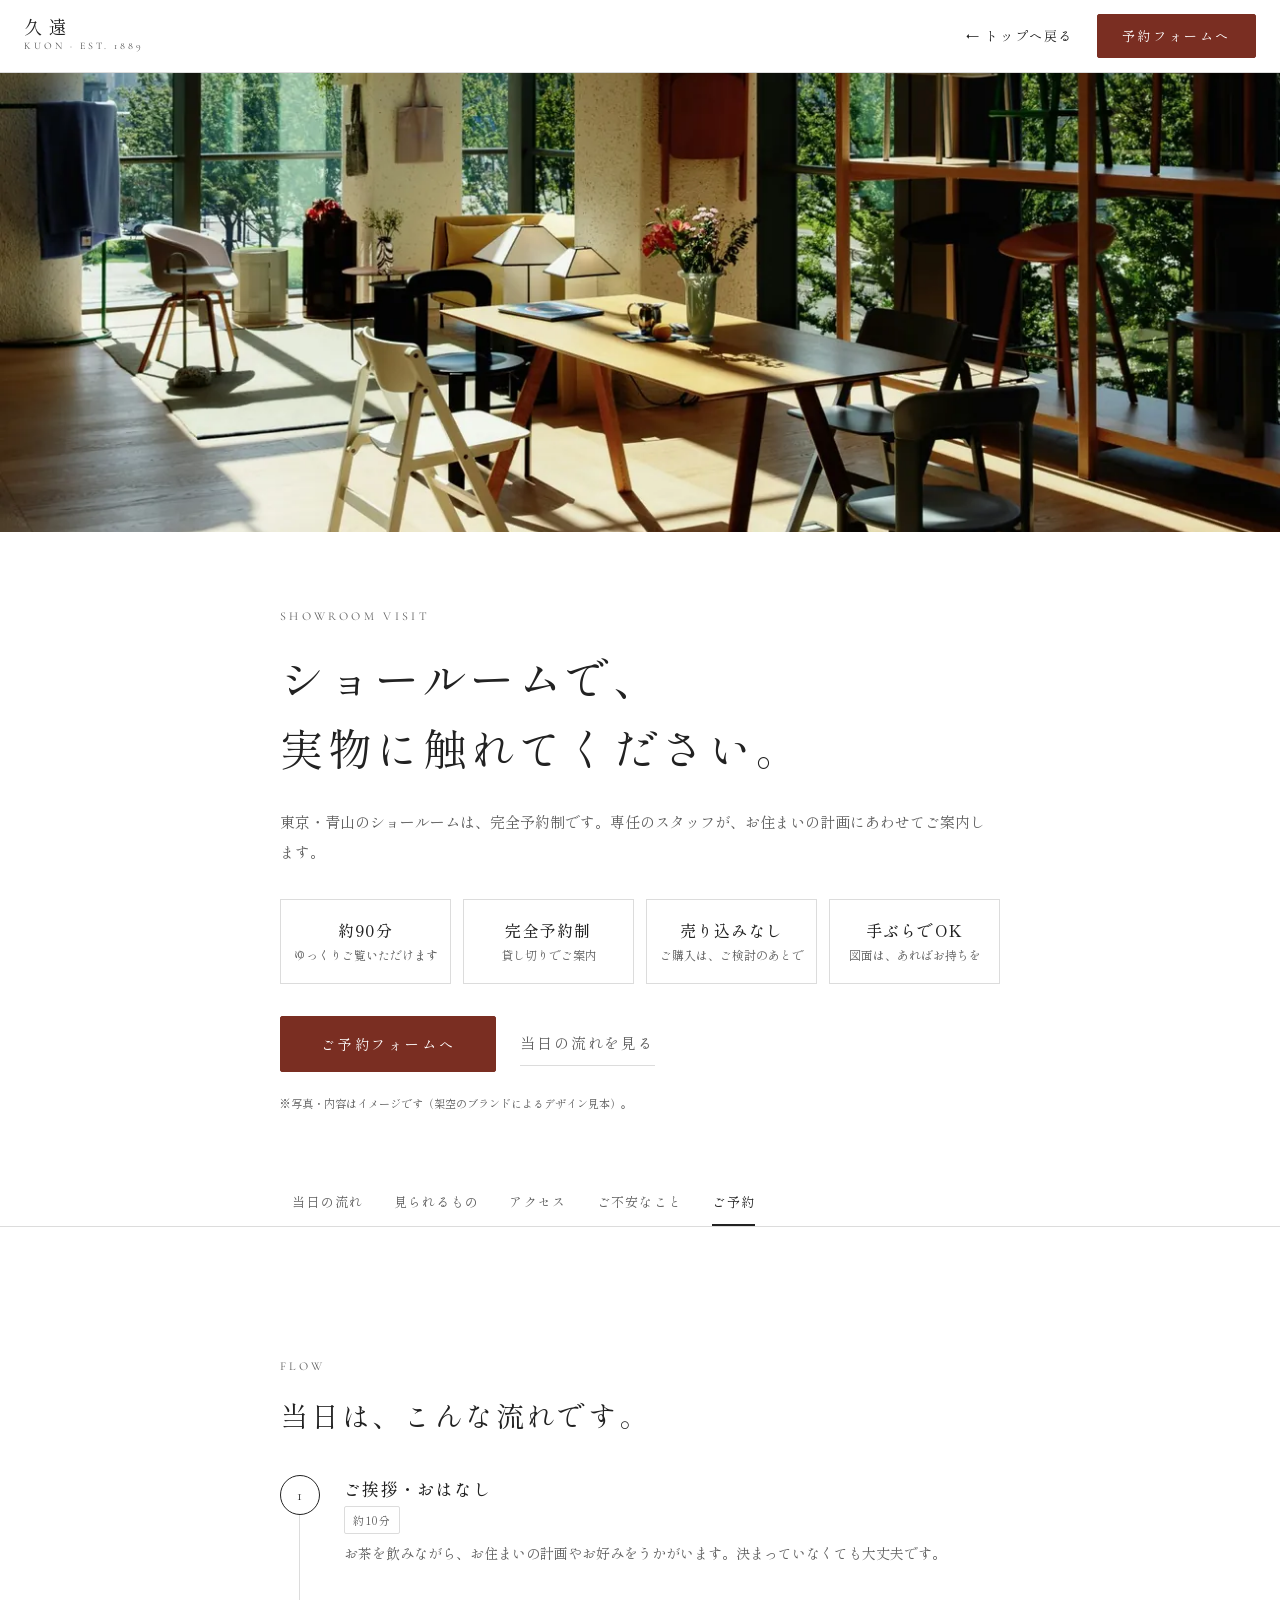
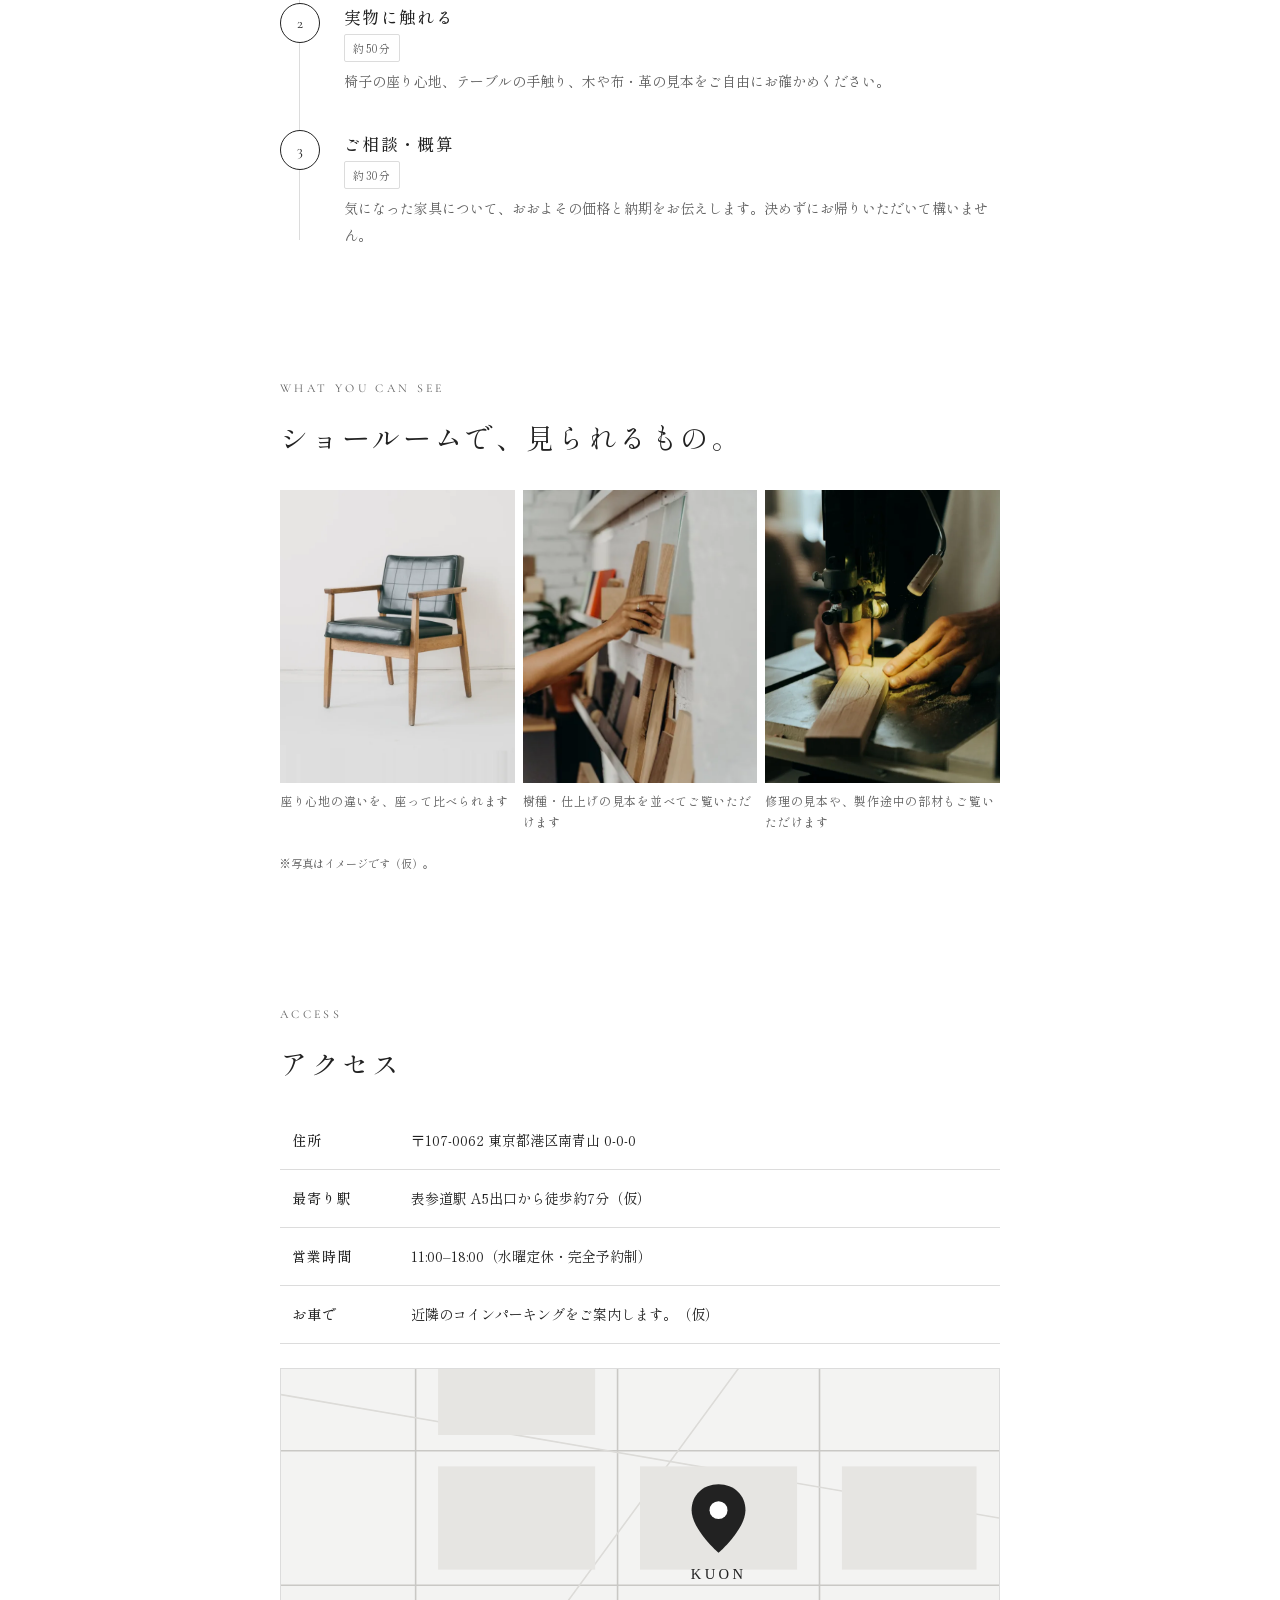
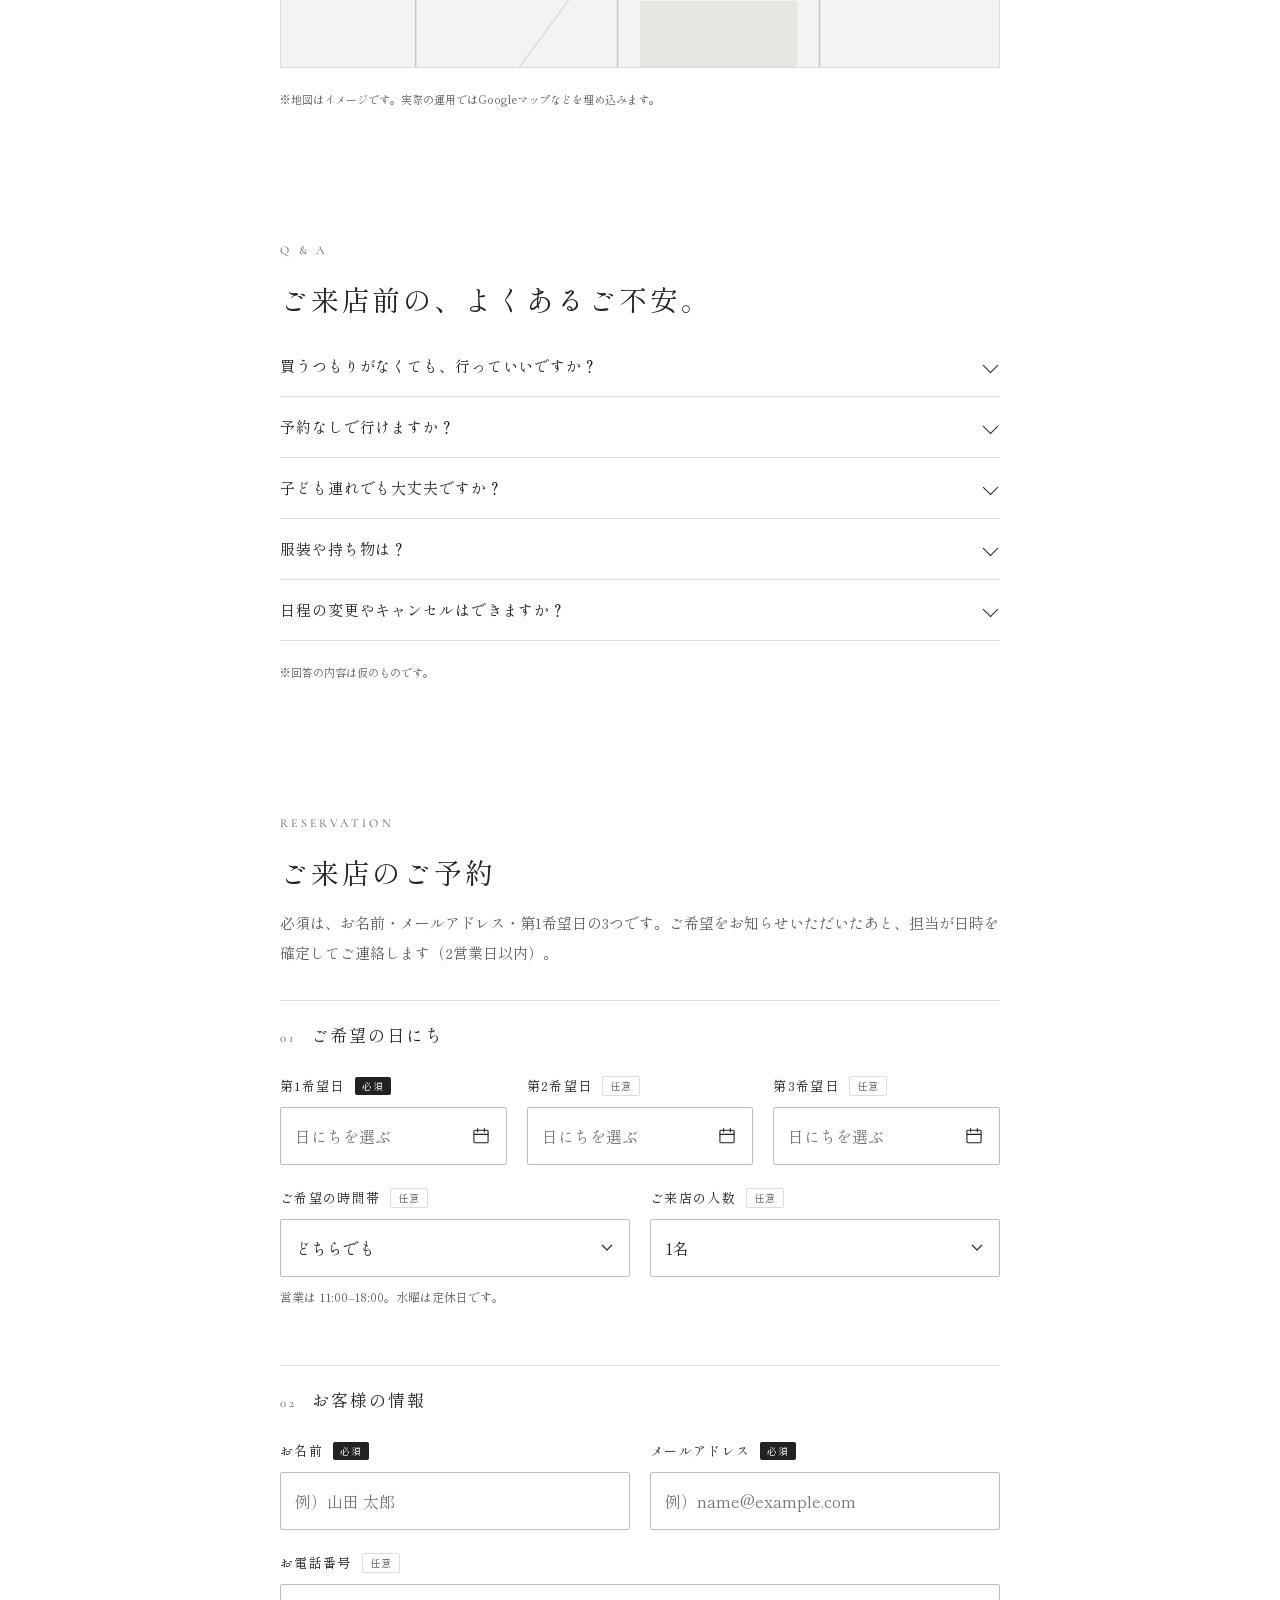
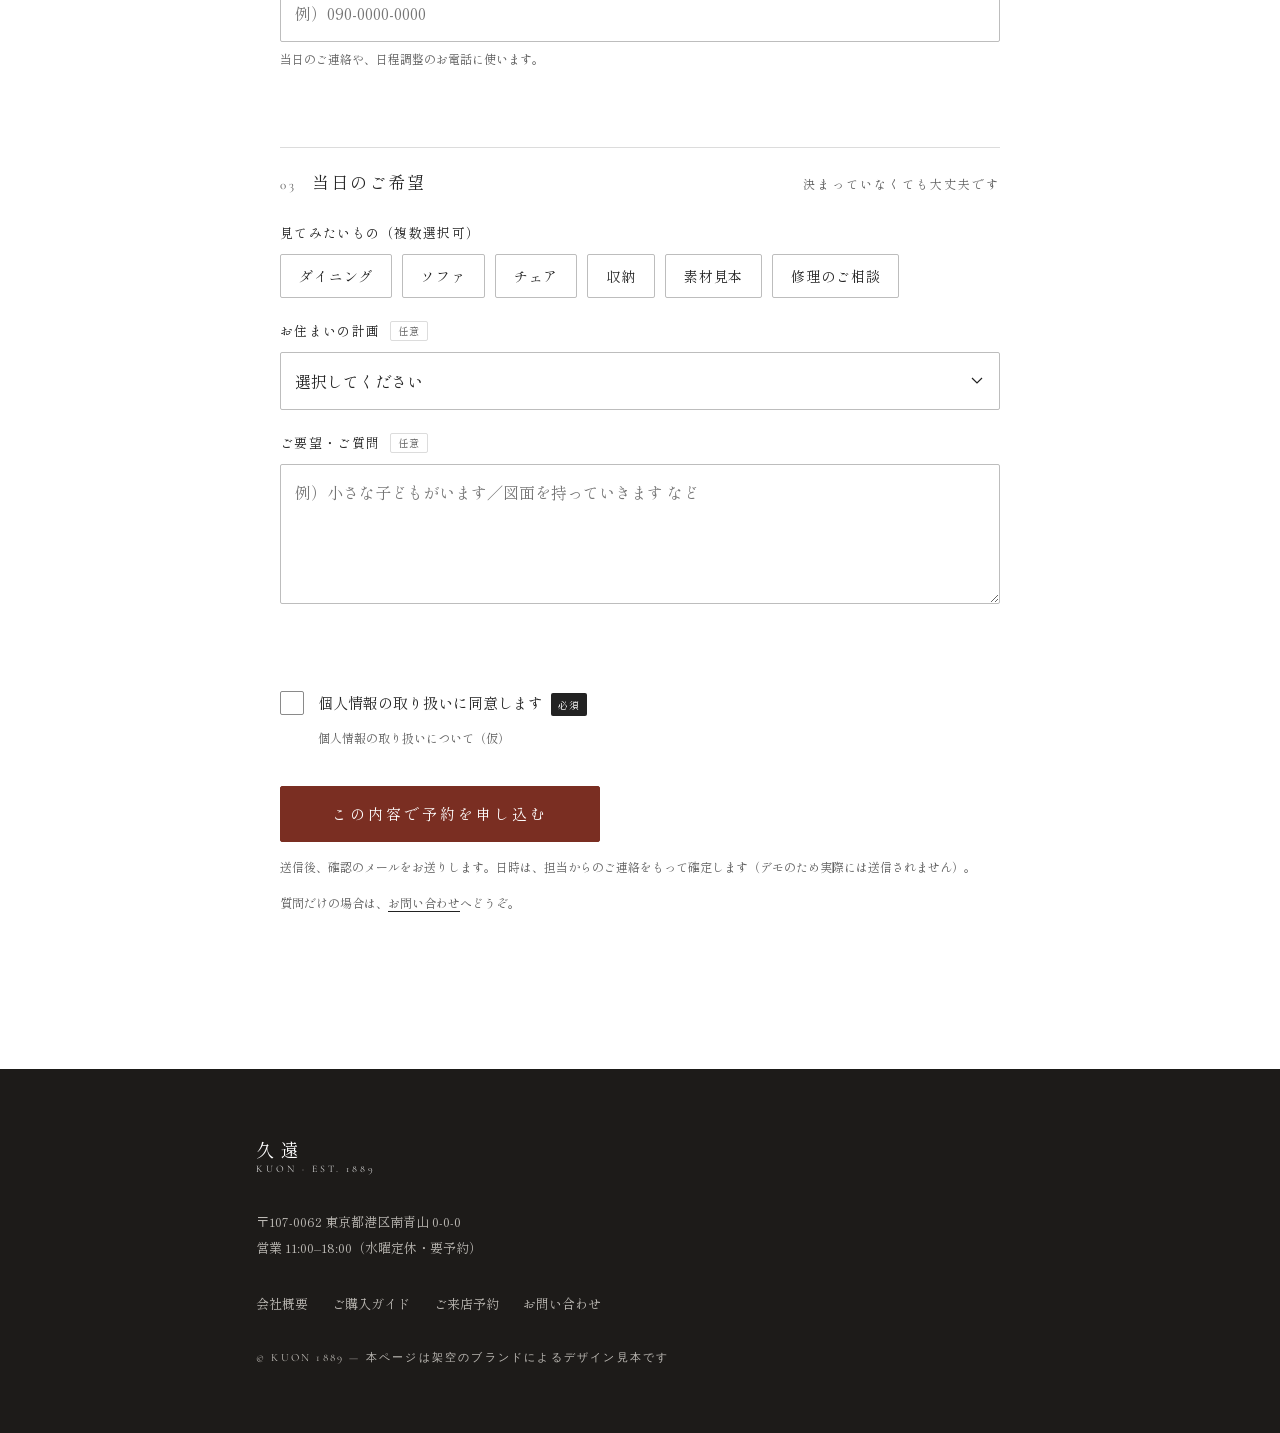
<file: visit.html>
<!DOCTYPE html>
<html lang="ja">
<head>
<meta charset="utf-8">
<meta name="viewport" content="width=device-width, initial-scale=1, viewport-fit=cover">
<title>ご来店予約｜久遠 KUON</title>
<meta name="description" content="東京・青山のショールームは完全予約制。当日の流れと、ご予約フォーム（デモ）">
<script src="js/page-in.js"></script>
<link rel="stylesheet" href="css/sub.css">
<link rel="stylesheet" href="css/visit.css">
</head>
<body>
<div id="rp" aria-hidden="true"></div>
<header class="sh">
  <a href="index.html" class="logo">久遠<small>KUON · EST. 1889</small></a>
  <div class="r"><a href="index.html" class="back">← トップへ戻る</a><a href="#reserve" class="btn nb">予約フォームへ</a></div>
</header>

<main>
<div id="page">
  <figure class="vhero"><img src="images/showroom-1300.webp" srcset="images/showroom-700.webp 700w, images/showroom-1300.webp 1300w" sizes="100vw" alt="大きな窓から光が差し込むショールームの内観" width="1300" height="868"></figure>

  <section class="vhead"><div class="wrap">
    <p class="en">Showroom Visit</p>
    <h1>ショールームで、<br class="pc">実物に触れてください。</h1>
    <p class="sub">東京・青山のショールームは、完全予約制です。専任のスタッフが、お住まいの計画にあわせてご案内します。</p>
    <div class="pts" aria-label="ご来店の要点">
      <div><b>約90分</b><span>ゆっくりご覧いただけます</span></div>
      <div><b>完全予約制</b><span>貸し切りでご案内</span></div>
      <div><b>売り込みなし</b><span>ご購入は、ご検討のあとで</span></div>
      <div><b>手ぶらでOK</b><span>図面は、あればお持ちを</span></div>
    </div>
    <div class="cta-row"><a href="#reserve" class="btn f">ご予約フォームへ</a><a href="#flow" class="link">当日の流れを見る</a></div>
    <p class="draft">※写真・内容はイメージです（架空のブランドによるデザイン見本）。</p>
  </div></section>

  <nav class="toc" aria-label="このページの目次"><div class="in">
    <a href="#flow">当日の流れ</a><a href="#see">見られるもの</a><a href="#access">アクセス</a><a href="#qa">ご不安なこと</a><a href="#reserve">ご予約</a>
  </div></nav>

  <section class="sec" id="flow"><div class="wrap rv">
    <p class="en">Flow</p><h2>当日は、こんな流れです。</h2>
    <ol class="steps">
      <li><span class="n">1</span><h3>ご挨拶・おはなし</h3><span class="term">約10分</span><p>お茶を飲みながら、お住まいの計画やお好みをうかがいます。決まっていなくても大丈夫です。</p></li>
      <li><span class="n">2</span><h3>実物に触れる</h3><span class="term">約50分</span><p>椅子の座り心地、テーブルの手触り、木や布・革の見本をご自由にお確かめください。</p></li>
      <li><span class="n">3</span><h3>ご相談・概算</h3><span class="term">約30分</span><p>気になった家具について、おおよその価格と納期をお伝えします。決めずにお帰りいただいて構いません。</p></li>
    </ol>
  </div></section>

  <section class="sec" id="see"><div class="wrap rv">
    <p class="en">What you can see</p><h2>ショールームで、見られるもの。</h2>
    <div class="tiles">
      <figure><img src="images/ch-leather-640.webp" alt="革張りのダイニングチェア" loading="lazy"><figcaption>座り心地の違いを、座って比べられます</figcaption></figure>
      <figure><img src="images/sample-wood-480.webp" srcset="images/sample-wood-480.webp 480w, images/sample-wood-800.webp 800w" sizes="(min-width:760px) 232px, 33vw" width="480" height="600" style="height:auto" alt="樹種や仕上げの見本に手を伸ばす様子" loading="lazy"><figcaption>樹種・仕上げの見本を並べてご覧いただけます</figcaption></figure>
      <figure><img src="images/craft-saw-700.webp" alt="木を削る職人の手元" loading="lazy" style="object-position:50% 50%"><figcaption>修理の見本や、製作途中の部材もご覧いただけます</figcaption></figure>
    </div>
    <p class="draft">※写真はイメージです（仮）。</p>
  </div></section>

  <section class="sec" id="access"><div class="wrap rv">
    <p class="en">Access</p><h2>アクセス</h2>
    <table class="tbl stack">
      <tr><th>住所</th><td>〒107-0062 東京都港区南青山 0-0-0</td></tr>
      <tr><th>最寄り駅</th><td>表参道駅 A5出口から徒歩約7分（仮）</td></tr>
      <tr><th>営業時間</th><td>11:00–18:00（水曜定休・完全予約制）</td></tr>
      <tr><th>お車で</th><td>近隣のコインパーキングをご案内します。（仮）</td></tr>
    </table>
    <div class="mapbox" role="img" aria-label="ショールームの位置を示す地図のイメージ">
      <svg viewBox="0 0 640 300" preserveAspectRatio="xMidYMid slice" aria-hidden="true">
        <g fill="none" stroke="#c9c8c5" stroke-width="1.4"><path d="M0 90H640M0 210H640M120 0V300M300 0V300M480 0V300"/><path d="M0 40L640 150" stroke="#dcdbd8"/><path d="M200 300L420 0" stroke="#dcdbd8"/></g>
        <g fill="#e6e5e2"><rect x="140" y="104" width="140" height="92"/><rect x="320" y="104" width="140" height="92"/><rect x="500" y="104" width="120" height="92"/><rect x="140" y="14" width="140" height="62"/><rect x="320" y="224" width="140" height="62"/></g>
        <g transform="translate(390 120)"><path d="M0 0c-14 0-24 10-24 23 0 17 24 38 24 38s24-21 24-38c0-13-10-23-24-23z" fill="#222"/><circle cx="0" cy="23" r="8" fill="#fff"/></g>
        <text x="390" y="204" text-anchor="middle" font-size="13" fill="#222" letter-spacing="3" font-family="serif">KUON</text>
      </svg>
    </div>
    <p class="draft">※地図はイメージです。実際の運用ではGoogleマップなどを埋め込みます。</p>
  </div></section>

  <section class="sec" id="qa"><div class="wrap rv">
    <p class="en">Q &amp; A</p><h2>ご来店前の、よくあるご不安。</h2>
    <div>
      <div class="faq-item"><button class="faq-q" type="button" aria-expanded="false" aria-controls="a1" id="q1">買うつもりがなくても、行っていいですか？</button><div class="faq-a" id="a1" role="region" aria-labelledby="q1"><div><p>もちろんです。「見てみたい」「相談してみたい」だけでも歓迎しています。ご購入を急かすことはいたしません。</p></div></div></div>
      <div class="faq-item"><button class="faq-q" type="button" aria-expanded="false" aria-controls="a2" id="q2">予約なしで行けますか？</button><div class="faq-a" id="a2" role="region" aria-labelledby="q2"><div><p>ショールームは完全予約制です。お一人ずつ専任スタッフがご案内するため、事前にご予約をお願いしています。</p></div></div></div>
      <div class="faq-item"><button class="faq-q" type="button" aria-expanded="false" aria-controls="a3" id="q3">子ども連れでも大丈夫ですか？</button><div class="faq-a" id="a3" role="region" aria-labelledby="q3"><div><p>大丈夫です。お子さまも座り心地をお確かめください。ご予約時にお知らせいただければ、準備しておきます。</p></div></div></div>
      <div class="faq-item"><button class="faq-q" type="button" aria-expanded="false" aria-controls="a4" id="q4">服装や持ち物は？</button><div class="faq-a" id="a4" role="region" aria-labelledby="q4"><div><p>普段のお姿で大丈夫です。間取りの図面や、お住まいの写真があれば、お持ちください。</p></div></div></div>
      <div class="faq-item"><button class="faq-q" type="button" aria-expanded="false" aria-controls="a5" id="q5">日程の変更やキャンセルはできますか？</button><div class="faq-a" id="a5" role="region" aria-labelledby="q5"><div><p>ご予約の確定メールにあるご連絡先から、前日までお知らせください。費用はかかりません。</p></div></div></div>
    </div>
    <p class="draft">※回答の内容は仮のものです。</p>
  </div></section>

  <section class="sec form-wrap" id="reserve"><div class="wrap">
    <p class="en">Reservation</p><h2>ご来店のご予約</h2>
    <p class="sub lead">必須は、お名前・メールアドレス・第1希望日の3つです。ご希望をお知らせいただいたあと、担当が日時を確定してご連絡します（2営業日以内）。</p>
    <form id="f" novalidate autocomplete="on">
      <fieldset>
        <legend class="st"><span>01</span>ご希望の日にち</legend>
        <div class="row three">
          <div class="fld" id="fl-d1"><label for="d1">第1希望日<span class="req">必須</span></label><div class="dp"><input id="d1" type="text" readonly data-date data-closed="3" data-max="180" placeholder="日にちを選ぶ" aria-describedby="e-d1" required><svg class="ic" viewBox="0 0 24 24" aria-hidden="true"><rect x="3.5" y="5" width="17" height="15" rx="1" fill="none" stroke="currentColor" stroke-width="1.3"/><path d="M3.5 10h17M8 3v4M16 3v4" fill="none" stroke="currentColor" stroke-width="1.3" stroke-linecap="round"/></svg></div><p class="em" id="e-d1" role="alert">日にちを選んでください。</p></div>
          <div class="fld"><label for="d2">第2希望日<span class="opt">任意</span></label><div class="dp"><input id="d2" type="text" readonly data-date data-closed="3" data-max="180" placeholder="日にちを選ぶ"><svg class="ic" viewBox="0 0 24 24" aria-hidden="true"><rect x="3.5" y="5" width="17" height="15" rx="1" fill="none" stroke="currentColor" stroke-width="1.3"/><path d="M3.5 10h17M8 3v4M16 3v4" fill="none" stroke="currentColor" stroke-width="1.3" stroke-linecap="round"/></svg></div><p class="em" id="e-d2" role="alert"></p></div>
          <div class="fld"><label for="d3">第3希望日<span class="opt">任意</span></label><div class="dp"><input id="d3" type="text" readonly data-date data-closed="3" data-max="180" placeholder="日にちを選ぶ"><svg class="ic" viewBox="0 0 24 24" aria-hidden="true"><rect x="3.5" y="5" width="17" height="15" rx="1" fill="none" stroke="currentColor" stroke-width="1.3"/><path d="M3.5 10h17M8 3v4M16 3v4" fill="none" stroke="currentColor" stroke-width="1.3" stroke-linecap="round"/></svg></div><p class="em" id="e-d3" role="alert"></p></div>
        </div>
        <div class="row two" style="margin-top:20px">
          <div class="fld"><label for="slot">ご希望の時間帯<span class="opt">任意</span></label><select id="slot" name="slot"><option value="">どちらでも</option><option>11:00〜13:00</option><option>13:00〜15:00</option><option>15:00〜17:00</option></select></div>
          <div class="fld"><label for="ppl">ご来店の人数<span class="opt">任意</span></label><select id="ppl" name="ppl"><option value="">1名</option><option>2名</option><option>3名</option><option>4名以上</option></select></div>
        </div>
        <p class="hintbox">営業は 11:00–18:00。水曜は定休日です。</p>
      </fieldset>

      <fieldset>
        <legend class="st"><span>02</span>お客様の情報</legend>
        <div class="row two">
          <div class="fld" id="fl-name"><label for="name">お名前<span class="req">必須</span></label><input id="name" name="name" type="text" autocomplete="name" placeholder="例）山田 太郎" aria-describedby="e-name" required><p class="em" id="e-name" role="alert">お名前を入力してください。</p></div>
          <div class="fld" id="fl-email"><label for="email">メールアドレス<span class="req">必須</span></label><input id="email" name="email" type="email" inputmode="email" autocomplete="email" placeholder="例）name@example.com" aria-describedby="e-email" required><p class="em" id="e-email" role="alert">メールアドレスを正しい形式で入力してください。</p></div>
        </div>
        <div class="fld" style="margin-top:20px"><label for="tel">お電話番号<span class="opt">任意</span></label><input id="tel" name="tel" type="tel" inputmode="tel" autocomplete="tel" placeholder="例）090-0000-0000"><small style="display:block;margin-top:6px">当日のご連絡や、日程調整のお電話に使います。</small></div>
      </fieldset>

      <fieldset>
        <legend class="st"><span>03</span>当日のご希望<small style="margin-left:auto;font-size:12px">決まっていなくても大丈夫です</small></legend>
        <div class="fld"><div class="lb">見てみたいもの（複数選択可）</div>
          <div class="chips">
            <label class="chip"><input type="checkbox" name="see" value="ダイニング"><span>ダイニング</span></label>
            <label class="chip"><input type="checkbox" name="see" value="ソファ"><span>ソファ</span></label>
            <label class="chip"><input type="checkbox" name="see" value="チェア"><span>チェア</span></label>
            <label class="chip"><input type="checkbox" name="see" value="収納"><span>収納</span></label>
            <label class="chip"><input type="checkbox" name="see" value="素材見本"><span>素材見本</span></label>
            <label class="chip"><input type="checkbox" name="see" value="修理のご相談"><span>修理のご相談</span></label>
          </div></div>
        <div class="fld"><label for="stage">お住まいの計画<span class="opt">任意</span></label><select id="stage" name="stage"><option value="">選択してください</option><option>これから検討する</option><option>土地探し中</option><option>設計中</option><option>着工前</option><option>工事中</option><option>入居済み（買い替え・買い足し）</option></select></div>
        <div class="fld"><label for="msg">ご要望・ご質問<span class="opt">任意</span></label><textarea id="msg" name="msg" placeholder="例）小さな子どもがいます／図面を持っていきます など"></textarea></div>
      </fieldset>

      <div class="cons" id="cons">
        <label><input type="checkbox" id="agree" name="agree" aria-describedby="e-agree" required><span class="box"><svg viewBox="0 0 14 14" aria-hidden="true"><path d="M2 7.5l3.2 3L12 3.5" fill="none" stroke="#fff" stroke-width="1.6" stroke-linecap="round" stroke-linejoin="round"/></svg></span><span>個人情報の取り扱いに同意します<span class="req" style="margin-left:8px">必須</span></span></label>
        <details><summary>個人情報の取り扱いについて（仮）</summary><p>ご入力いただいた内容は、ご来店のご案内とご連絡のためにのみ使用し、ご本人の同意なく第三者へ提供することはありません。※本ページは架空のブランドによるデザイン見本のため、実際の運用文面ではありません。</p></details>
        <p class="em" id="e-agree" role="alert" style="margin-left:38px">同意にチェックを入れてください。</p>
      </div>

      <div class="submit">
        <button type="submit" class="btn f" id="send">この内容で予約を申し込む</button>
        <small>送信後、確認のメールをお送りします。日時は、担当からのご連絡をもって確定します（デモのため実際には送信されません）。</small>
        <small>質問だけの場合は、<a href="contact.html" style="border-bottom:1px solid var(--ink)">お問い合わせ</a>へどうぞ。</small>
      </div>
    </form>
  </div></section>
</div>

<section id="done" hidden aria-live="polite"><div class="wrap">
  <svg class="ck" viewBox="0 0 96 96" aria-hidden="true"><circle cx="48" cy="48" r="44" pathLength="1"/><path d="M28 50l14 14 27-30" pathLength="1"/></svg>
  <p class="en">Thank you</p>
  <h1 tabindex="-1" id="done-h">ご予約のお申し込みを<br class="pc">受け付けました</h1>
  <p class="sub">担当より、2営業日以内に日時を確定するご連絡をいたします。<br class="pc">それまでは、日時は確定していません。</p>
  <dl id="sum"></dl>
  <p class="demo">※このページは架空のブランドによるデザイン見本です。入力内容は送信・保存されません。</p>
  <div class="go"><a href="index.html" class="btn">トップへ戻る</a><a href="guide.html" class="link">ご購入ガイドを見る</a></div>
</div></section>
</main>

<footer><div class="ft">
  <a href="index.html" class="logo">久遠<small>KUON · EST. 1889</small></a>
  <p>〒107-0062 東京都港区南青山 0-0-0<br>営業 11:00–18:00（水曜定休・要予約）</p>
  <div class="fl"><a href="company.html">会社概要</a><a href="guide.html">ご購入ガイド</a><a href="visit.html">ご来店予約</a><a href="contact.html">お問い合わせ</a></div>
  <p style="font-family:var(--en);letter-spacing:.2em;font-size:11px">© KUON 1889 — 本ページは架空のブランドによるデザイン見本です</p>
</div></footer>

<div id="sticky"><span class="t">予約制・売り込みなし<br>必須は3項目だけ</span><a href="#reserve" class="btn f">ご予約フォームへ</a></div>
<script src="js/sub.js"></script>
<script src="js/visit.js"></script>
</body>
</html>
</file>
<file: css/sub.css>
/* 久遠 KUON — サブページ共通CSS（お問い合わせ・設計者向け準備中ページ） */
:root{--accent:#7A2E22;--radius:2px;--bg:#FFF;--bg2:#F3F3F2;--ink:#222;--sub:#5F5F5F;--line:#DCDCDC;--gutter:24px;--col:720px;
 --serif:"Shippori Mincho","Hiragino Mincho ProN","Yu Mincho",serif;--en:"Cormorant Garamond","Times New Roman",serif}
*{box-sizing:border-box;margin:0;padding:0}
html{scroll-behavior:smooth}
body{font-family:var(--serif);color:var(--ink);background:var(--bg);line-height:2;font-size:15px;-webkit-font-smoothing:antialiased}
a{color:inherit;text-decoration:none}
button,input,select,textarea{font:inherit;color:inherit}
.en{font-family:var(--en);letter-spacing:.28em;font-size:12px;color:var(--sub);text-transform:uppercase;margin-bottom:14px}
h1{text-wrap:balance;word-break:keep-all;overflow-wrap:anywhere;font-size:clamp(26px,4vw,44px);font-weight:400;letter-spacing:.08em;line-height:1.6;margin-bottom:24px}
h2{font-weight:400}
.sub{color:var(--sub)}
small{font-size:12px;color:var(--sub);line-height:1.9}
.wrap{max-width:calc(var(--col) + var(--gutter)*2);margin:0 auto;padding:0 var(--gutter)}
/* ヘッダー（白地・固定） */
.sh{position:fixed;inset:0 0 auto 0;z-index:30;height:72px;display:flex;align-items:center;justify-content:space-between;padding:0 var(--gutter);background:#fff;box-shadow:0 1px 0 var(--line)}
.logo{letter-spacing:.4em;font-size:18px;line-height:1.2}
.logo small{display:block;font-family:var(--en);letter-spacing:.3em;font-size:10px;color:inherit;opacity:.8}
.sh .r{display:flex;align-items:center;gap:24px}
.back{position:relative;font-size:13px;letter-spacing:.12em;min-height:44px;display:inline-flex;align-items:center}
.back::after{content:"";position:absolute;left:0;bottom:8px;height:1px;width:0;background:currentColor;transition:width .4s ease}
.back:hover::after,.back:focus-visible::after{width:100%}
.btn{display:inline-flex;align-items:center;justify-content:center;min-height:56px;padding:0 40px;border:1px solid #8a8a8a;border-radius:var(--radius);background:transparent;color:var(--sub);letter-spacing:.2em;font-size:14px;cursor:pointer;transition:.3s}
.btn:hover,.btn:focus-visible{background:var(--accent);border-color:var(--accent);color:#fff}
.nb{min-height:44px;padding:0 24px;font-size:13px;background:var(--accent);border:1px solid var(--accent);color:#fff}
.nb:hover,.nb:focus-visible{background:transparent;color:var(--accent)}
@media(max-width:600px){.back{display:none}}
.link{display:inline-flex;align-items:center;min-height:44px;color:var(--sub);letter-spacing:.12em;border-bottom:1px solid var(--line);background:linear-gradient(var(--ink),var(--ink)) left bottom/0 1px no-repeat;transition:background-size .4s ease,color .3s}
.link:hover,.link:focus-visible{color:var(--ink);background-size:100% 1px}
:focus-visible{outline:2px solid var(--ink);outline-offset:3px}
/* フッター */
footer{padding:64px var(--gutter);background:#1d1b19;color:#bdbab5;font-size:13px;margin-top:clamp(96px,12vw,160px)}
footer .ft{max-width:calc(var(--col) + var(--gutter)*2);margin:0 auto;display:grid;gap:24px}
footer a{display:block;padding:6px 0}
footer .logo{color:#fff}
/* ふわっと表示 */
.rv{opacity:0;transform:translateY(16px);transition:opacity .8s,transform .8s}.rv.in{opacity:1;transform:none}
@media(prefers-reduced-motion:reduce){*{animation:none!important;transition:none!important}.rv{opacity:1;transform:none}html{scroll-behavior:auto}}

/* ===== 追加：会社概要・ご購入ガイド・ご来店予約ページ共通 ===== */
.sec{padding-top:clamp(72px,10vw,128px)}
.sec h2{font-size:clamp(20px,2.6vw,28px);letter-spacing:.1em;line-height:1.7;margin-bottom:12px}
.sec .lead{margin-bottom:32px}
.hero3{padding:calc(72px + clamp(56px,8vw,104px)) 0 0}
.hero3 .meta{display:flex;flex-wrap:wrap;gap:8px 20px;font-size:12px;color:var(--sub);letter-spacing:.12em;margin-top:8px}
.pc{display:none}@media(min-width:640px){.pc{display:inline}}
.sub{text-wrap:pretty}
/* 読み進み表示（細い線） */
#rp{position:fixed;top:72px;left:0;height:2px;width:100%;background:var(--ink);transform-origin:left;transform:scaleX(0);z-index:31;pointer-events:none}
/* 目次チップ（ページ内移動・いまの位置を表示） */
.toc{position:sticky;top:72px;z-index:20;background:rgba(255,255,255,.96);backdrop-filter:blur(6px);box-shadow:0 1px 0 var(--line);margin-top:clamp(40px,6vw,64px)}
.toc .in{max-width:calc(var(--col) + var(--gutter)*2);margin:0 auto;padding:0 var(--gutter);display:flex;gap:6px;overflow-x:auto;scrollbar-width:none}
.toc .in::-webkit-scrollbar{display:none}
.toc a{flex:none;display:inline-flex;align-items:center;min-height:48px;padding:0 12px;font-size:13px;letter-spacing:.1em;color:var(--sub);position:relative;white-space:nowrap}
.toc a::after{content:"";position:absolute;left:12px;right:12px;bottom:0;height:2px;background:var(--ink);transform:scaleX(0);transform-origin:left;transition:transform .35s ease}
.toc a:hover,.toc a.on{color:var(--ink)}
.toc a.on::after,.toc a:hover::after{transform:scaleX(1)}
.sec,.hero3,[id]{scroll-margin-top:128px}
/* 数字・要点カード */
.facts{display:grid;grid-template-columns:1fr 1fr;gap:12px;margin-top:36px}
@media(min-width:640px){.facts{grid-template-columns:repeat(4,1fr)}}
.facts>div{border:1px solid var(--line);padding:20px 16px;text-align:center;line-height:1.6}
.facts b{display:block;font-family:var(--en);font-weight:400;font-size:clamp(26px,3.4vw,34px);letter-spacing:.04em;line-height:1.2}
.facts b em{font-style:normal;font-family:var(--serif);font-size:13px;margin-left:2px}
.facts span{display:block;font-size:12px;color:var(--sub);letter-spacing:.1em;margin-top:6px}
.draft{font-size:11px;color:var(--sub);margin-top:20px}
/* 縦の流れ（ステップ／沿革） */
.steps{list-style:none;position:relative;margin-top:36px}
.steps::before{content:"";position:absolute;left:19px;top:8px;bottom:8px;width:1px;background:var(--line)}
.steps li{position:relative;padding:0 0 36px 64px}
.steps li:last-child{padding-bottom:0}
.steps .n{position:absolute;left:0;top:0;width:40px;height:40px;border:1px solid var(--ink);border-radius:50%;background:#fff;display:flex;align-items:center;justify-content:center;font-family:var(--en);font-size:15px;letter-spacing:.04em}
.steps h3{font-size:17px;font-weight:500;letter-spacing:.08em;line-height:1.7}
.steps .term{display:inline-block;margin:2px 0 6px;font-size:11px;letter-spacing:.14em;color:var(--sub);border:1px solid var(--line);padding:2px 8px;border-radius:var(--radius)}
.steps p{font-size:14px;color:var(--sub);line-height:1.9}
.steps .you{margin-top:8px;font-size:13px;line-height:1.9;color:var(--ink);padding:10px 14px;background:var(--bg2);border-radius:var(--radius)}
.steps .you b{font-weight:500;letter-spacing:.1em;margin-right:8px;font-size:11px;color:var(--sub)}
/* 表・定義リスト */
.tbl{width:100%;border-collapse:collapse;margin-top:24px;font-size:14px}
.tbl th,.tbl td{padding:16px 12px;border-bottom:1px solid var(--line);text-align:left;vertical-align:top;line-height:1.8}
.tbl th{width:8.5em;font-weight:500;letter-spacing:.08em;white-space:nowrap;color:var(--ink)}
.tbl thead th{font-size:12px;color:var(--sub);letter-spacing:.12em;white-space:normal}
.tbl td small{display:block}
@media(max-width:560px){.tbl.stack th,.tbl.stack td{display:block;width:auto;border:0;padding:0}.tbl.stack tr{display:block;padding:14px 0;border-bottom:1px solid var(--line)}.tbl.stack th{font-size:12px;color:var(--sub);padding-bottom:2px}}
/* 3つの約束・安心カード */
.cards{display:grid;gap:12px;margin-top:28px}
@media(min-width:640px){.cards.c3{grid-template-columns:repeat(3,1fr)}}
.cards>div{border:1px solid var(--line);padding:24px 20px;line-height:1.9}
.cards h3{font-size:16px;font-weight:500;letter-spacing:.08em;margin-bottom:6px;line-height:1.7}
.cards p{font-size:13.5px;color:var(--sub)}
/* 引用風の挨拶 */
.msg p{margin-bottom:1.4em}
.msg .sign{margin-top:32px;font-size:13px;color:var(--sub);letter-spacing:.1em;text-align:right}
/* よくある質問 */
.faq-item{border-bottom:1px solid var(--line)}
.faq-q{display:flex;justify-content:space-between;align-items:center;gap:16px;width:100%;min-height:60px;padding:12px 0;background:none;border:0;text-align:left;cursor:pointer;font-size:15px;letter-spacing:.06em;line-height:1.7}
.faq-q::after{content:"";flex:none;width:10px;height:10px;border-right:1px solid var(--ink);border-bottom:1px solid var(--ink);transform:rotate(45deg);transition:transform .3s;margin-right:4px}
.faq-q[aria-expanded=true]::after{transform:rotate(-135deg)}
.faq-a{display:grid;grid-template-rows:0fr;transition:grid-template-rows .4s ease}
.faq-q[aria-expanded=true]+.faq-a{grid-template-rows:1fr}
.faq-a>div{overflow:hidden;min-height:0}
.faq-a p{padding:0 0 20px;font-size:14px;color:var(--sub);line-height:1.95}
/* ページ末の「次の一歩」 */
.next{margin-top:clamp(72px,10vw,128px);background:var(--bg2);padding:clamp(56px,8vw,88px) 0;text-align:center}
.next h2{font-size:clamp(18px,2.4vw,24px);letter-spacing:.1em;line-height:1.8;margin-bottom:8px}
.next .btns{margin-top:28px;display:flex;flex-direction:column;gap:14px;align-items:center}
@media(min-width:640px){.next .btns{flex-direction:row;justify-content:center;gap:20px}}
.next .btn{width:100%}@media(min-width:640px){.next .btn{width:auto}}
.btn.f{background:var(--accent);border-color:var(--accent);color:#fff}
.btn.f:hover,.btn.f:focus-visible{background:#fff;color:var(--accent)}
.next .related{margin-top:24px;display:flex;gap:8px 24px;justify-content:center;flex-wrap:wrap}
/* スマホの下固定バー（予約へ） */
#sticky{position:fixed;left:0;right:0;bottom:0;z-index:25;padding:10px var(--gutter) calc(10px + env(safe-area-inset-bottom));background:rgba(255,255,255,.97);box-shadow:0 -1px 0 var(--line);display:flex;gap:10px;align-items:center;transform:translateY(110%);transition:transform .4s ease}
#sticky.on{transform:none}
#sticky .t{flex:1;font-size:12px;line-height:1.6;color:var(--sub);letter-spacing:.06em}
#sticky .btn{min-height:48px;padding:0 22px;font-size:14px;white-space:nowrap}
@media(min-width:900px){#sticky{display:none}}
footer .fl{display:flex;flex-wrap:wrap;gap:0 24px}

.steps.hist li{padding-left:48px}
.steps.hist .n{width:14px;height:14px;left:12px;top:9px;background:var(--ink)}
.steps.hist::before{left:19px}

/* ===== ページ先頭へ戻る矢印（全ページ共通） ===== */
#to-top{position:fixed;right:max(20px,env(safe-area-inset-right));bottom:max(20px,env(safe-area-inset-bottom));width:52px;height:52px;border:0;border-radius:var(--radius);background:#222;color:#fff;font-size:20px;cursor:pointer;opacity:0;visibility:hidden;transform:translateY(12px);transition:opacity .4s,transform .4s,visibility .4s,bottom .3s,background .3s;z-index:24}
#to-top.is-visible{opacity:1;visibility:visible;transform:none}
#to-top:hover,#to-top:focus-visible{background:#4a4845}
body.sticky-on #to-top{bottom:calc(84px + env(safe-area-inset-bottom))}
@media(min-width:900px){body.sticky-on #to-top{bottom:max(20px,env(safe-area-inset-bottom))}}
/* ===== 日にち選択（カレンダーのポップアップ） ===== */
.dp{position:relative}
.dp input{padding-right:48px!important;cursor:pointer}
.dp .ic{position:absolute;right:16px;top:50%;width:20px;height:20px;margin-top:-10px;pointer-events:none;color:var(--ink)}
.dpop{position:fixed;z-index:60;background:#fff;border:1px solid var(--ink);border-radius:var(--radius);box-shadow:0 14px 44px rgba(0,0,0,.2);padding:12px 12px 10px;opacity:0;visibility:hidden;transform:translateY(-6px);transition:opacity .2s,transform .2s,visibility 0s .2s}
.dpop.on{opacity:1;visibility:visible;transform:none;transition:opacity .2s,transform .2s}
.dpop .dp-hd{display:flex;align-items:center;justify-content:space-between;margin-bottom:4px}
.dpop .dp-ttl{font-size:15px;letter-spacing:.12em}
.dpop .dp-nv{width:44px;height:44px;border:0;background:none;cursor:pointer;font-size:18px;border-radius:var(--radius)}
.dpop .dp-nv:hover:not(:disabled),.dpop .dp-nv:focus-visible{background:var(--bg2)}
.dpop .dp-nv:disabled{opacity:.25;cursor:default}
.dpop .dp-wk,.dpop .dp-gr{display:grid;grid-template-columns:repeat(7,1fr)}
.dpop .dp-wk span{text-align:center;font-size:11px;color:var(--sub);letter-spacing:.1em;padding:4px 0}
.dpop .dp-gr button,.dpop .dp-gr i{height:44px}
.dpop .dp-gr button{border:0;background:none;cursor:pointer;border-radius:var(--radius);font-size:14px;position:relative;display:flex;flex-direction:column;align-items:center;justify-content:center;line-height:1.1}
.dpop .dp-gr button:hover:not([aria-disabled=true]){background:var(--bg2)}
.dpop .dp-gr button.sel,.dpop .dp-gr button.sel:hover{background:var(--ink);color:#fff}
.dpop .dp-gr button.today::after{content:"";position:absolute;left:50%;bottom:5px;width:4px;height:4px;margin-left:-2px;border-radius:50%;background:currentColor}
.dpop .dp-gr button[aria-disabled=true]{color:#b0b0b0;cursor:not-allowed}
.dpop .dp-gr button.closed{background:repeating-linear-gradient(135deg,transparent 0 5px,#ececec 5px 6px)}
.dpop .dp-gr button.closed small{font-size:9px;line-height:1;margin-top:2px;color:#999;letter-spacing:.04em}
.dpop .dp-foot{display:flex;justify-content:space-between;align-items:center;border-top:1px solid var(--line);margin-top:8px;padding-top:8px;font-size:12px;color:var(--sub);gap:12px}
.dpop .dp-clr{background:none;border:0;border-bottom:1px solid var(--line);cursor:pointer;color:var(--sub);min-height:36px;padding:0 2px;font-size:12px}
.dpop .dp-clr:hover{color:var(--ink);border-color:var(--ink)}

/* ページを開いたとき：先頭から、ふわっと表示 */
body{opacity:1;transition:opacity .35s ease}
html.pg-in body{opacity:0;transition:none}
</file>
<file: css/contact.css>
.hd{padding:calc(72px + clamp(64px,9vw,120px)) 0 clamp(40px,6vw,72px)}
.form-wrap{padding-bottom:0}
fieldset{border:0;min-width:0;margin-bottom:clamp(48px,7vw,72px)}
.st{display:flex;align-items:baseline;gap:16px;border-top:1px solid var(--line);padding-top:20px;margin-bottom:28px;font-size:17px;letter-spacing:.12em;line-height:1.6}
.st span{font-family:var(--en);letter-spacing:.2em;font-size:13px;color:var(--sub)}
legend.st{float:left;width:100%}legend.st~*{clear:both}
/* ご用件カード */
.types{display:grid;grid-template-columns:1fr 1fr;gap:12px}
@media(min-width:640px){.types{grid-template-columns:repeat(3,1fr)}}
.tc{position:relative;display:block;cursor:pointer}
.tc input{position:absolute;opacity:0;inset:0;width:100%;height:100%;cursor:pointer;margin:0}
.tc span{display:flex;flex-direction:column;justify-content:center;gap:2px;min-height:88px;padding:14px 16px;border:1px solid var(--line);border-radius:var(--radius);line-height:1.6;transition:background .3s,color .3s,border-color .3s}
.tc b{font-weight:500;letter-spacing:.08em;font-size:15px}
.tc small{transition:color .3s}
.tc:hover span{border-color:var(--ink)}
.tc input:checked+span{background:var(--ink);border-color:var(--ink);color:#fff}
.tc input:checked+span small{color:#cfcdc8}
.tc input:focus-visible+span{outline:2px solid var(--ink);outline-offset:3px}
/* 入力欄 */
.row{display:grid;gap:20px}
@media(min-width:640px){.row.two{grid-template-columns:1fr 1fr}}
.fld{margin-bottom:20px}
.row .fld{margin-bottom:0}
.fld>label,.fld>.lb{display:flex;align-items:center;gap:10px;font-size:13px;letter-spacing:.1em;margin-bottom:8px}
.req,.opt{font-size:10px;letter-spacing:.1em;line-height:1;padding:4px 7px;border-radius:var(--radius)}
.req{background:var(--ink);color:#fff}
.opt{border:1px solid var(--line);color:var(--sub)}
.fld input[type=text],.fld input[type=email],.fld input[type=tel],.fld input[type=date],.fld select,.fld textarea{width:100%;min-height:52px;padding:12px 14px;font-size:16px;border:1px solid #bdbdbd;border-radius:var(--radius);background:#fff;transition:border-color .25s,box-shadow .25s;appearance:none;-webkit-appearance:none}
.fld select{background:#fff url("data:image/svg+xml,%3Csvg xmlns='http://www.w3.org/2000/svg' width='12' height='8'%3E%3Cpath d='M1 1l5 5 5-5' fill='none' stroke='%23222' stroke-width='1.2'/%3E%3C/svg%3E") no-repeat right 16px center;padding-right:40px}
.fld textarea{min-height:168px;line-height:1.9;resize:vertical}
.fld input:hover,.fld select:hover,.fld textarea:hover{border-color:var(--ink)}
.fld input:focus,.fld select:focus,.fld textarea:focus{outline:0;border-color:var(--ink);box-shadow:0 0 0 3px rgba(34,34,34,.12)}
.fld .hint{display:block;margin-top:6px}
.em{display:none;margin-top:6px;font-size:12px;letter-spacing:.06em;color:var(--ink);font-weight:500}
.em::before{content:"！ "}
.fld.err input,.fld.err select,.fld.err textarea,.cons.err .box{border-color:var(--ink);box-shadow:0 0 0 1px var(--ink)}
.fld.err .em,.cons.err .em{display:block}
/* チェック・ラジオ（小さな選択肢） */
.chips{display:flex;flex-wrap:wrap;gap:10px}
.chip{position:relative}
.chip input{position:absolute;opacity:0;inset:0;width:100%;height:100%;margin:0;cursor:pointer}
.chip span{display:inline-flex;align-items:center;min-height:44px;padding:0 18px;border:1px solid #bdbdbd;border-radius:var(--radius);font-size:14px;letter-spacing:.06em;transition:background .25s,color .25s,border-color .25s}
.chip:hover span{border-color:var(--ink)}
.chip input:checked+span{background:var(--ink);border-color:var(--ink);color:#fff}
.chip input:focus-visible+span{outline:2px solid var(--ink);outline-offset:3px}
/* 用件別の入力（ふわっと開く） */
.cond{display:grid;grid-template-rows:0fr;opacity:0;transition:grid-template-rows .5s ease,opacity .4s ease}
.cond.open{grid-template-rows:1fr;opacity:1}
.cond>.in{overflow:hidden;min-height:0;margin:0 -4px;padding:0 4px}
.cond.open>.in{padding-top:4px;padding-bottom:4px}
.cond .grp{border:1px solid var(--line);border-radius:var(--radius);padding:24px 20px 8px;margin-bottom:20px}
.cond .grp>.ttl{font-size:13px;letter-spacing:.14em;margin-bottom:18px;color:var(--ink)}
.cond .note{font-size:12px;color:var(--sub);margin:-6px 0 20px}
/* ファイル */
.file{display:flex;align-items:center;gap:14px;flex-wrap:wrap}
.file input{position:absolute;width:1px;height:1px;opacity:0}
.file label.pick{display:inline-flex;align-items:center;min-height:44px;padding:0 20px;border:1px solid #8a8a8a;border-radius:var(--radius);font-size:13px;letter-spacing:.1em;color:var(--sub);cursor:pointer;transition:.3s;margin:0}
.file label.pick:hover,.file input:focus-visible+label.pick{background:var(--ink);color:#fff;border-color:var(--ink)}
.file .names{font-size:12px;color:var(--sub)}
/* 同意・送信 */
.cons{margin:8px 0 32px}
.cons label{display:flex;gap:14px;align-items:flex-start;cursor:pointer;line-height:1.8}
.cons input{position:absolute;opacity:0;width:1px;height:1px}
.cons .box{flex:none;width:24px;height:24px;margin-top:2px;border:1px solid #8a8a8a;border-radius:var(--radius);display:inline-flex;align-items:center;justify-content:center;transition:.25s}
.cons .box svg{width:14px;height:14px;opacity:0;transform:scale(.6);transition:.25s}
.cons input:checked+.box{background:var(--ink);border-color:var(--ink)}
.cons input:checked+.box svg{opacity:1;transform:none}
.cons input:focus-visible+.box{outline:2px solid var(--ink);outline-offset:3px}
.cons details{margin:10px 0 0 38px;font-size:12px;color:var(--sub)}
.cons summary{cursor:pointer;display:inline-block;min-height:32px}
.cons details p{margin-top:6px;line-height:1.9}
.submit{display:flex;flex-direction:column;gap:14px;align-items:flex-start}
.submit .btn{width:100%;font-size:15px}
@media(min-width:640px){.submit .btn{width:auto;min-width:320px}}
.submit .btn[disabled]{opacity:.6;cursor:progress}
.visit-link{margin-top:28px;padding:20px;border:1px solid var(--line);font-size:13px}
.visit-link a{border-bottom:1px solid var(--ink)}
/* 送信完了 */
#done{padding:calc(72px + clamp(64px,9vw,120px)) 0 0;text-align:center}
#done[hidden]{display:none}
.ck{width:96px;height:96px;margin:0 auto 32px}
.ck circle,.ck path{fill:none;stroke:var(--ink);stroke-width:1.4;stroke-linecap:round;stroke-linejoin:round;stroke-dasharray:1;stroke-dashoffset:1}
#done.show .ck circle{animation:dr .9s ease forwards}
#done.show .ck path{animation:dr .5s .8s ease forwards}
@keyframes dr{to{stroke-dashoffset:0}}
#done dl{display:grid;grid-template-columns:auto 1fr;gap:10px 24px;text-align:left;margin:40px auto 0;max-width:520px;padding:28px;border:1px solid var(--line);font-size:14px}
#done dt{color:var(--sub);font-size:12px;letter-spacing:.1em;padding-top:2px}
#done dd{word-break:break-all}
#done .demo{margin:28px auto 0;max-width:520px;font-size:12px;color:var(--sub);line-height:1.9}
#done .go{margin-top:40px;display:flex;gap:24px;justify-content:center;flex-wrap:wrap;align-items:center}
</file>
<file: css/trade.css>
.hero2{padding:calc(72px + clamp(48px,7vw,96px)) 0 0;text-align:center}
.hero2 .en{margin-bottom:10px}
.hero2 h1{margin-bottom:16px}
.hero2 .sub{text-wrap:balance}.pc{display:none}@media(min-width:640px){.pc{display:inline}}
/* ---- 椅子が組み上がる ---- */
.stage{position:relative;width:min(88vw,380px);margin:clamp(24px,4vw,48px) auto 0;cursor:pointer;-webkit-tap-highlight-color:transparent;touch-action:manipulation}
.stage svg{display:block;width:100%;height:auto;overflow:visible}
.stage:focus-visible{outline:2px solid var(--ink);outline-offset:8px}
.chair .p{fill:none;stroke:var(--ink);stroke-width:1.6;stroke-linecap:round;stroke-linejoin:round}
.chair .part{transform-box:fill-box;transform-origin:center;opacity:0;transform:translate(var(--dx),var(--dy)) rotate(var(--r))}
.chair .part path{stroke-dasharray:1;stroke-dashoffset:1}
/* 組み上がり：順番に飛んできて、線が引かれる */
.go .part{animation:fly 1.1s cubic-bezier(.2,.85,.25,1) forwards;animation-delay:calc(var(--i)*.22s + .2s)}
.go .part path{animation:draw 1.1s ease forwards;animation-delay:calc(var(--i)*.22s + .2s)}
@keyframes fly{0%{opacity:0;transform:translate(var(--dx),var(--dy)) rotate(var(--r))}25%{opacity:1}100%{opacity:1;transform:translate(0,0) rotate(0)}}
@keyframes draw{to{stroke-dashoffset:0}}
/* 完成：ひと呼吸 */
.go.done .chair{animation:tap .7s ease}
@keyframes tap{0%{transform:translateY(0)}30%{transform:translateY(-6px)}60%{transform:translateY(0)}78%{transform:translateY(-2px)}100%{transform:translateY(0)}}
/* 分解図：ホバー（スマホはタップ）で部品が少し離れる */
.go.done .part{opacity:1;transform:none;animation:none;transition:transform .7s cubic-bezier(.2,.85,.25,1)}
.go.done .part path{stroke-dashoffset:0;animation:none}
.stage.ex .part{transform:translate(var(--ex),var(--ey))}
@media(hover:hover) and (pointer:fine){.stage:hover .part{transform:translate(var(--ex),var(--ey))}}
.shadow{fill:#e9e8e6;opacity:0;transform-box:fill-box;transform-origin:center;transform:scaleX(.3);transition:opacity 1s,transform 1.2s cubic-bezier(.2,.85,.25,1)}
.go .shadow{opacity:1;transform:none;transition-delay:1.6s}
/* かんなくず */
.stage .shav{width:46px;height:26px}
.shav{position:absolute;pointer-events:none;width:46px;height:26px;opacity:0;stroke:#9a9894;fill:none;stroke-width:1.2;stroke-linecap:round}
.go.done .shav{animation:shav 4.5s ease-in-out infinite}
.go.done .shav.b{animation-delay:2.2s;left:78%!important;bottom:6%!important}
@keyframes shav{0%{opacity:0;transform:translate(0,-10px) rotate(0) scale(.7)}12%{opacity:.9}100%{opacity:0;transform:translate(26px,38px) rotate(170deg) scale(1)}}
.cap2{margin-top:18px;min-height:3.4em;font-size:13px;color:var(--sub);letter-spacing:.14em}
.cap2 em{font-style:normal;display:inline-block}
.replay{margin-top:4px;background:none;border:0;border-bottom:1px solid var(--line);cursor:pointer;color:var(--sub);letter-spacing:.14em;font-size:13px;min-height:44px;padding:0 4px;transition:color .3s,border-color .3s}
.replay:hover,.replay:focus-visible{color:var(--ink);border-color:var(--ink)}
/* ---- 工程の進み具合 ---- */
.prog{padding-top:clamp(72px,10vw,128px)}
.prog h2{font-size:clamp(20px,2.6vw,28px);letter-spacing:.1em;line-height:1.7;margin-bottom:8px}
.prog>.wrap>p{margin-bottom:36px}
.bars{list-style:none;display:grid;gap:30px}
.bars li{display:grid;gap:10px}
.bars .t{display:flex;justify-content:space-between;align-items:baseline;gap:16px;flex-wrap:wrap}
.bars .t b{font-weight:500;letter-spacing:.1em}
.bars .t span{font-family:var(--en);letter-spacing:.18em;font-size:13px;color:var(--sub)}
.track{height:1px;background:var(--line);position:relative}
.track i{position:absolute;left:0;top:-1px;height:3px;background:var(--ink);width:0;transition:width 2.2s cubic-bezier(.2,.85,.25,1)}
.track i::after{content:"";position:absolute;right:-5px;top:-3px;width:9px;height:9px;border:1px solid var(--ink);border-radius:50%;background:#fff}
.bars .stg{display:flex;justify-content:space-between;font-size:11px;color:var(--sub);letter-spacing:.14em}
.bars .stg span.on{color:var(--ink)}
.small-note{margin-top:28px;font-size:11px;color:var(--sub)}
/* ---- お知らせ・戻る ---- */
.cta{padding-top:clamp(72px,10vw,128px);text-align:center}
.cta h2{font-size:clamp(18px,2.2vw,24px);letter-spacing:.1em;line-height:1.8;margin-bottom:12px}
.cta .btns{margin-top:32px;display:flex;flex-direction:column;gap:16px;align-items:center}
@media(min-width:640px){.cta .btns{flex-direction:row;justify-content:center;gap:24px}}
.cta .btn{width:100%;padding:0 20px}@media(min-width:640px){.cta .btn{width:auto}}
.cta .link{margin-top:8px}
</file>
<file: css/visit.css>
.vhero{margin:calc(72px) 0 0;position:relative}
.vhero img{display:block;width:100%;height:clamp(240px,42vw,460px);object-fit:cover;object-position:50% 64%;background:#e2e2e2}
.vhead{padding-top:clamp(40px,6vw,72px)}
.pts{display:grid;grid-template-columns:1fr 1fr;gap:12px;margin-top:32px}
@media(min-width:640px){.pts{grid-template-columns:repeat(4,1fr)}}
.pts>div{border:1px solid var(--line);padding:18px 12px;text-align:center;line-height:1.6}
.pts b{display:block;font-weight:500;font-size:16px;letter-spacing:.08em}
.pts span{display:block;font-size:12px;color:var(--sub);margin-top:2px}
.cta-row{margin-top:32px;display:flex;flex-direction:column;gap:14px;align-items:flex-start}
.cta-row .btn{width:100%}@media(min-width:640px){.cta-row{flex-direction:row;align-items:center;gap:24px}.cta-row .btn{width:auto}}
.tiles{display:grid;grid-template-columns:repeat(3,1fr);gap:8px;margin-top:28px}
.tiles figure img{display:block;width:100%;aspect-ratio:4/5;object-fit:cover;background:#e2e2e2}
.tiles figcaption{font-size:12px;color:var(--sub);margin-top:8px;line-height:1.7;letter-spacing:.06em}
.mapbox{margin-top:24px;border:1px solid var(--line);background:var(--bg2);aspect-ratio:16/9;max-height:300px;width:100%}
.mapbox svg{display:block;width:100%;height:100%}
/* フォーム */
.form-wrap fieldset{border:0;min-width:0;margin-bottom:clamp(40px,6vw,56px)}
.st{display:flex;align-items:baseline;gap:16px;border-top:1px solid var(--line);padding-top:20px;margin-bottom:24px;font-size:17px;letter-spacing:.12em;line-height:1.6}
.st span{font-family:var(--en);letter-spacing:.2em;font-size:13px;color:var(--sub)}
legend.st{float:left;width:100%}legend.st~*{clear:both}
.row{display:grid;gap:20px}
@media(min-width:640px){.row.two{grid-template-columns:1fr 1fr}.row.three{grid-template-columns:repeat(3,1fr)}}
.fld{margin-bottom:20px}.row .fld{margin-bottom:0}
.fld>label,.fld>.lb{display:flex;align-items:center;gap:10px;font-size:13px;letter-spacing:.1em;margin-bottom:8px}
.req,.opt{font-size:10px;letter-spacing:.1em;line-height:1;padding:4px 7px;border-radius:var(--radius)}
.req{background:var(--ink);color:#fff}.opt{border:1px solid var(--line);color:var(--sub)}
.fld input[type=text],.fld input[type=email],.fld input[type=tel],.fld input[type=date],.fld select,.fld textarea{width:100%;min-height:52px;padding:12px 14px;font-size:16px;border:1px solid #bdbdbd;border-radius:var(--radius);background:#fff;transition:border-color .25s,box-shadow .25s;appearance:none;-webkit-appearance:none}
.fld select{background:#fff url("data:image/svg+xml,%3Csvg xmlns='http://www.w3.org/2000/svg' width='12' height='8'%3E%3Cpath d='M1 1l5 5 5-5' fill='none' stroke='%23222' stroke-width='1.2'/%3E%3C/svg%3E") no-repeat right 16px center;padding-right:40px}
.fld textarea{min-height:140px;line-height:1.9;resize:vertical}
.fld input:hover,.fld select:hover,.fld textarea:hover{border-color:var(--ink)}
.fld input:focus,.fld select:focus,.fld textarea:focus{outline:0;border-color:var(--ink);box-shadow:0 0 0 3px rgba(34,34,34,.12)}
.em{display:none;margin-top:6px;font-size:12px;letter-spacing:.06em;color:var(--ink);font-weight:500}.em::before{content:"！ "}
.fld.err input,.fld.err select,.fld.err textarea,.cons.err .box{border-color:var(--ink);box-shadow:0 0 0 1px var(--ink)}
.fld.err .em,.cons.err .em{display:block}
.chips{display:flex;flex-wrap:wrap;gap:10px}
.chip{position:relative}
.chip input{position:absolute;opacity:0;inset:0;width:100%;height:100%;margin:0;cursor:pointer}
.chip span{display:inline-flex;align-items:center;min-height:44px;padding:0 18px;border:1px solid #bdbdbd;border-radius:var(--radius);font-size:14px;letter-spacing:.06em;transition:background .25s,color .25s,border-color .25s}
.chip:hover span{border-color:var(--ink)}
.chip input:checked+span{background:var(--ink);border-color:var(--ink);color:#fff}
.chip input:focus-visible+span{outline:2px solid var(--ink);outline-offset:3px}
.cons{margin:8px 0 28px}
.cons label{display:flex;gap:14px;align-items:flex-start;cursor:pointer;line-height:1.8}
.cons input{position:absolute;opacity:0;width:1px;height:1px}
.cons .box{flex:none;width:24px;height:24px;margin-top:2px;border:1px solid #8a8a8a;border-radius:var(--radius);display:inline-flex;align-items:center;justify-content:center;transition:.25s}
.cons .box svg{width:14px;height:14px;opacity:0;transform:scale(.6);transition:.25s}
.cons input:checked+.box{background:var(--ink);border-color:var(--ink)}.cons input:checked+.box svg{opacity:1;transform:none}
.cons input:focus-visible+.box{outline:2px solid var(--ink);outline-offset:3px}
.cons details{margin:10px 0 0 38px;font-size:12px;color:var(--sub)}.cons summary{cursor:pointer;display:inline-block;min-height:32px}.cons details p{margin-top:6px;line-height:1.9}
.submit{display:flex;flex-direction:column;gap:14px;align-items:flex-start}
.submit .btn{width:100%;font-size:15px}@media(min-width:640px){.submit .btn{width:auto;min-width:320px}}
.submit .btn[disabled]{opacity:.6;cursor:progress}
.hintbox{font-size:12px;color:var(--sub);margin-top:8px}
/* 完了 */
#done{padding:calc(72px + clamp(64px,9vw,120px)) 0 0;text-align:center}#done[hidden]{display:none}
.ck{width:96px;height:96px;margin:0 auto 32px}
.ck circle,.ck path{fill:none;stroke:var(--ink);stroke-width:1.4;stroke-linecap:round;stroke-linejoin:round;stroke-dasharray:1;stroke-dashoffset:1}
#done.show .ck circle{animation:dr .9s ease forwards}#done.show .ck path{animation:dr .5s .8s ease forwards}
@keyframes dr{to{stroke-dashoffset:0}}
#done dl{display:grid;grid-template-columns:auto 1fr;gap:10px 24px;text-align:left;margin:40px auto 0;max-width:520px;padding:28px;border:1px solid var(--line);font-size:14px}
#done dt{color:var(--sub);font-size:12px;letter-spacing:.1em;padding-top:2px}#done dd{word-break:break-all}
#done .demo{margin:28px auto 0;max-width:520px;font-size:12px;color:var(--sub);line-height:1.9}
#done .go{margin-top:40px;display:flex;gap:24px;justify-content:center;flex-wrap:wrap;align-items:center}
</file>
